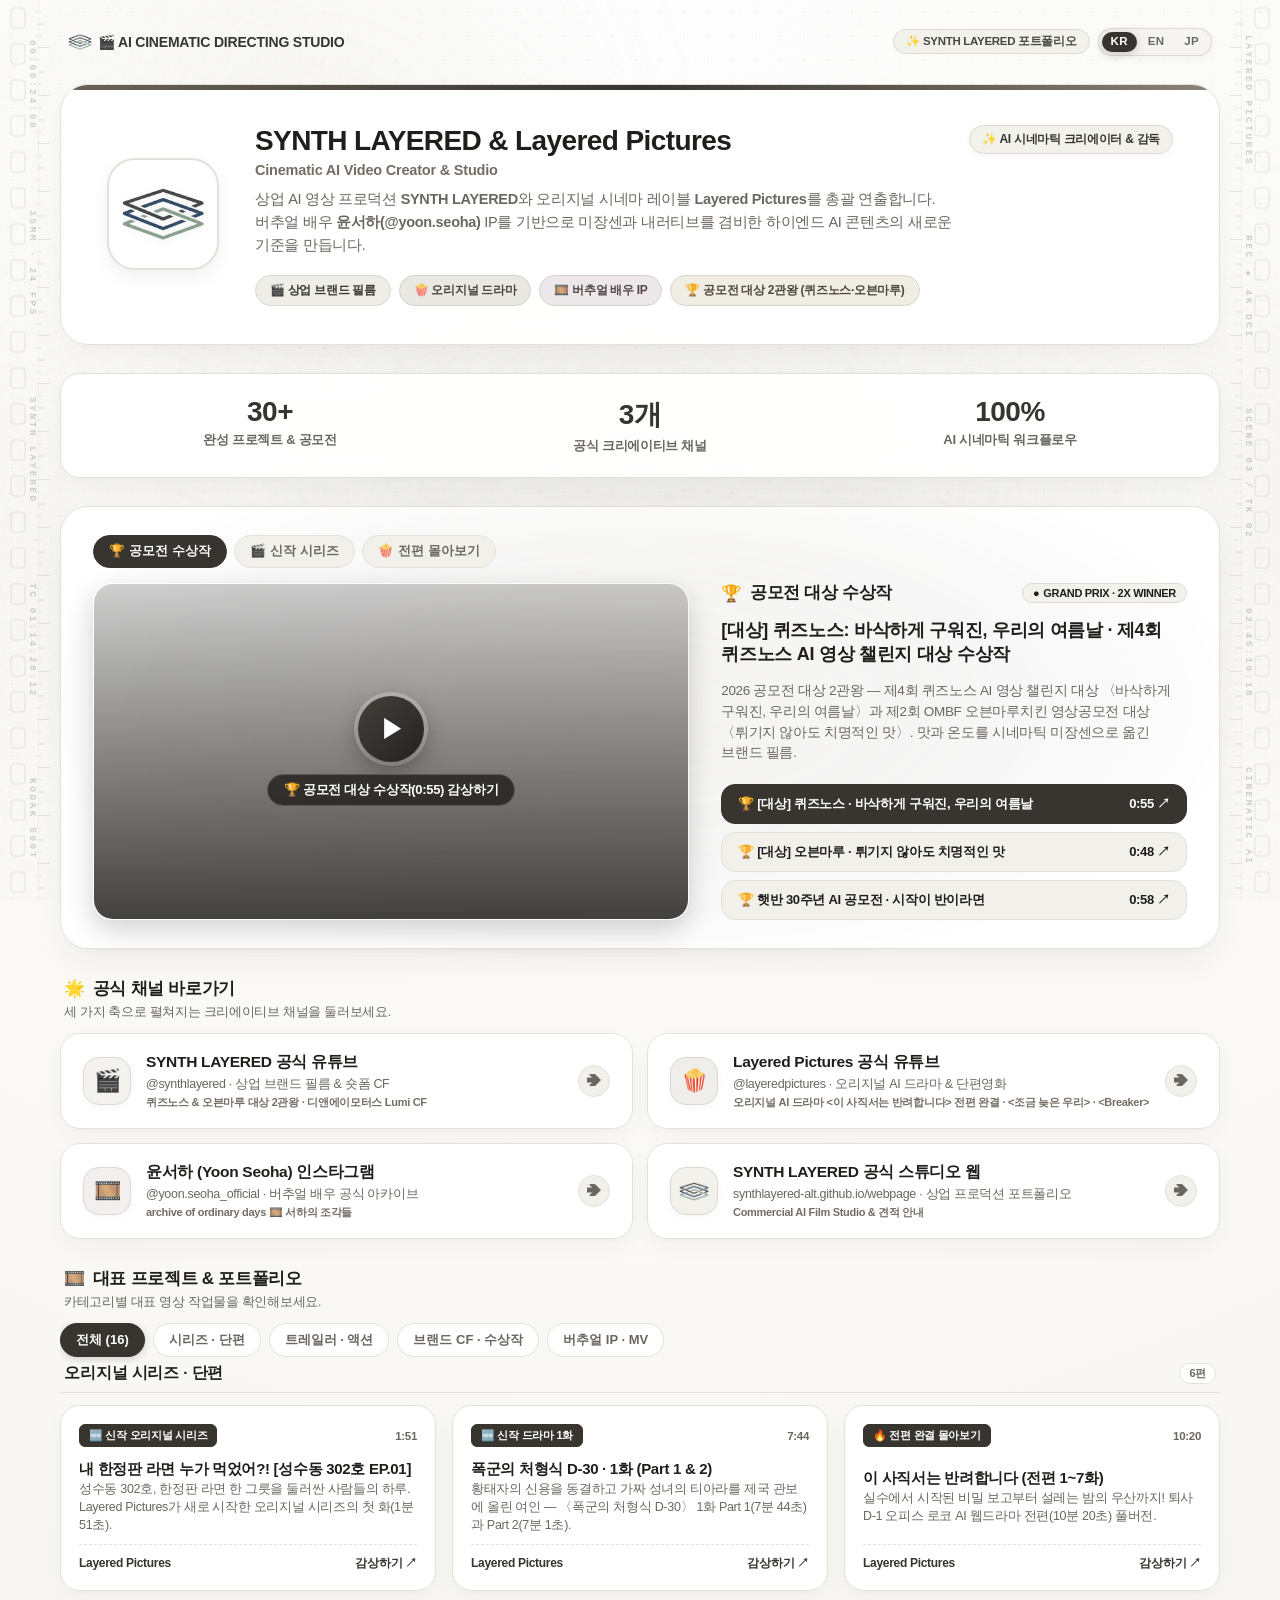
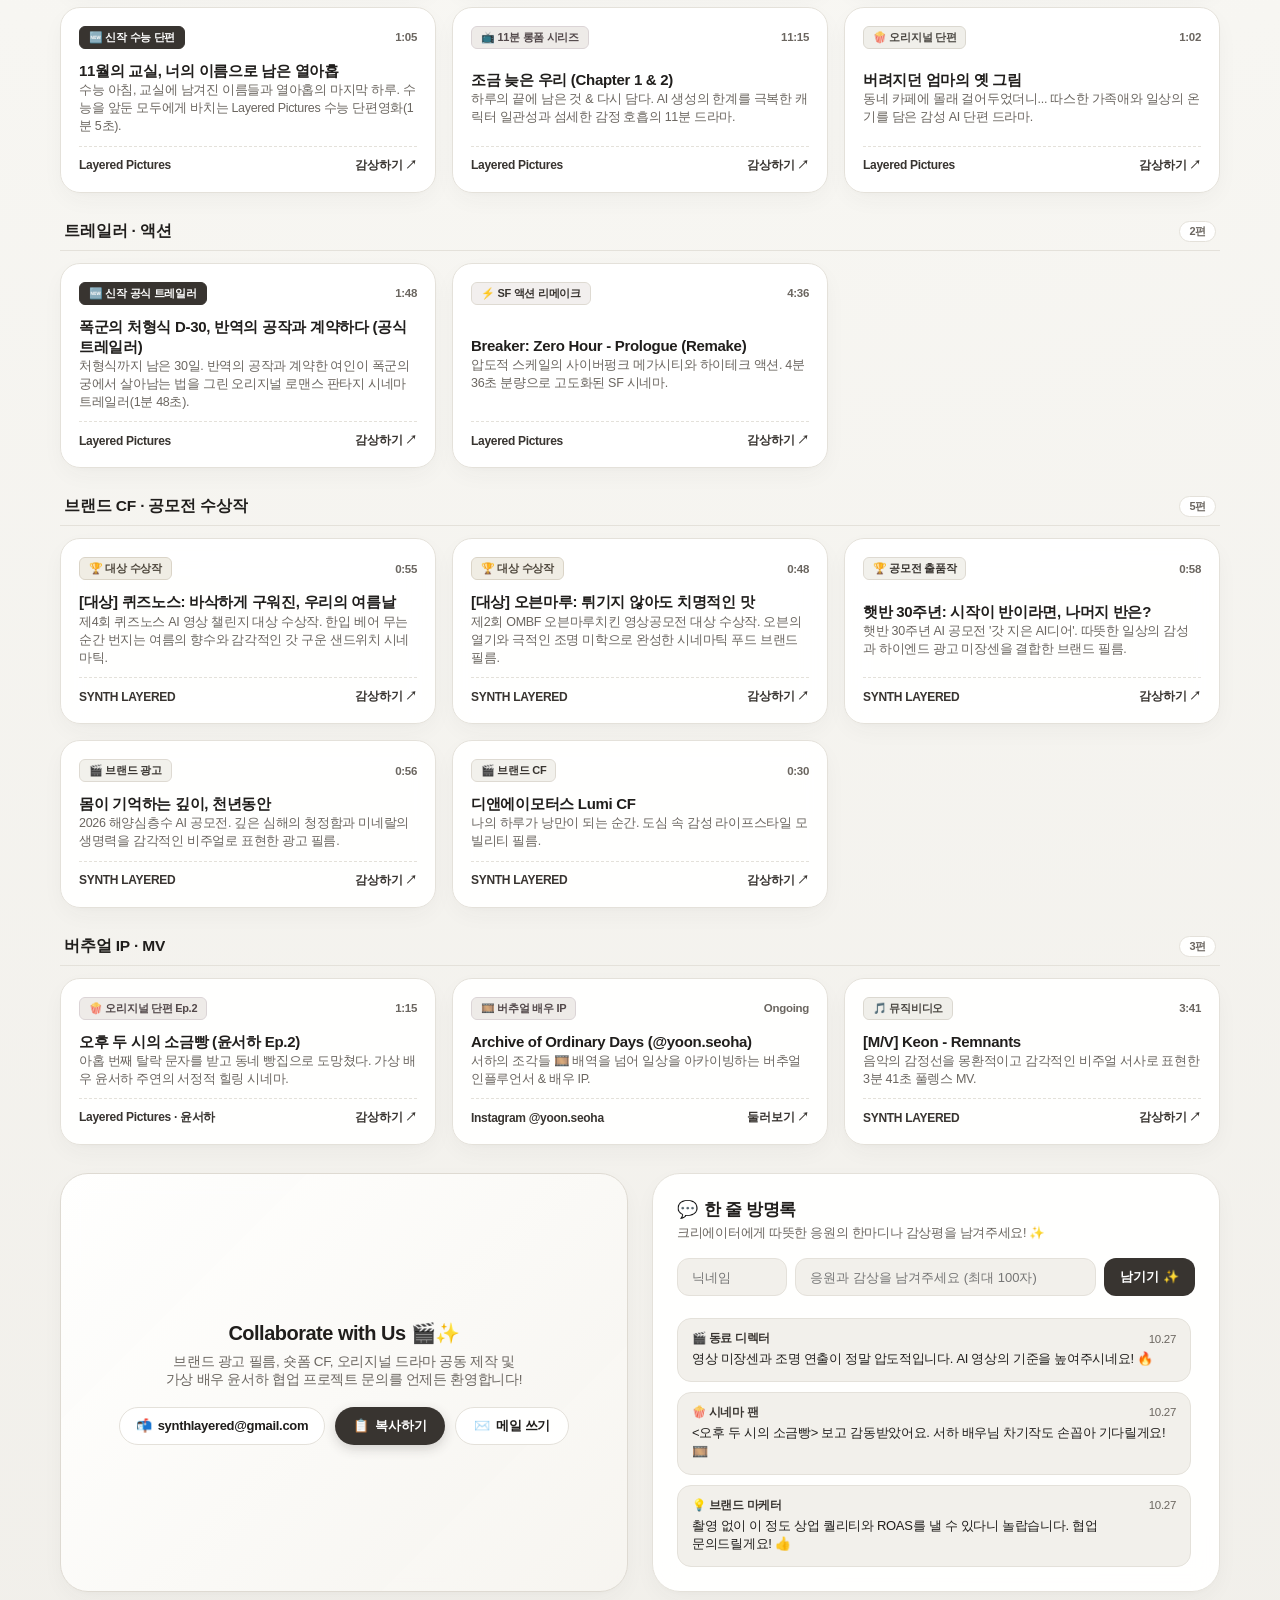
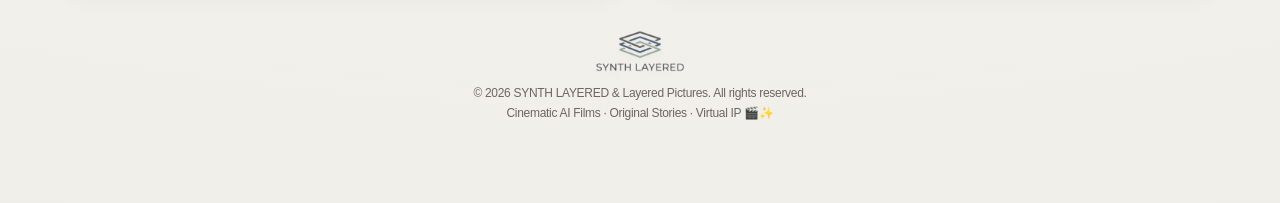
<file: index.html>
<!DOCTYPE html>
<html lang="ko">
<head>
  <meta charset="UTF-8" />
  <meta name="viewport" content="width=device-width, initial-scale=1.0" />
  <title>SYNTH LAYERED &amp; Layered Pictures | Cinematic AI Video Creator &amp; Studio</title>
  <meta name="description" content="상업 AI 영상 프로덕션 SYNTH LAYERED &amp; 오리지널 시네마 레이블 Layered Pictures 공식 포트폴리오. 버추얼 배우 윤서하 IP, 브랜드 필름, 오리지널 AI 드라마." />
  
  <!-- Open Graph / Social Sharing Meta -->
  <meta property="og:type" content="website" />
  <meta property="og:url" content="https://synthlayered-alt.github.io/webpage/" />
  <meta property="og:title" content="SYNTH LAYERED &amp; Layered Pictures | Cinematic AI Video Creator &amp; Studio" />
  <meta property="og:description" content="시네마틱 AI 영상 디렉터 포트폴리오. 🏆 공모전 대상 2관왕 (퀴즈노스·오븐마루), 오리지널 웹드라마 《이 사직서는 반려합니다》 전편 완결." />
  <meta name="twitter:card" content="summary_large_image" />
  <meta name="twitter:title" content="SYNTH LAYERED &amp; Layered Pictures | Cinematic AI Video Creator &amp; Studio" />
  <meta name="twitter:description" content="시네마틱 AI 영상 디렉터 포트폴리오. 🏆 공모전 대상 2관왕 (퀴즈노스·오븐마루), 오리지널 웹드라마 《이 사직서는 반려합니다》 전편 완결." />
  
  <!-- Favicon -->
  <link rel="icon" type="image/png" href="[data-uri]" />

  <!-- Noto Sans JP for Japanese typography optimization -->
  <link rel="preconnect" href="https://fonts.googleapis.com" />
  <link rel="preconnect" href="https://fonts.gstatic.com" crossorigin />
  <link href="https://fonts.googleapis.com/css2?family=Noto+Sans+JP:wght@400;500;700;800;900&display=swap" rel="stylesheet" />

  <style>
    :root {
      /* Muted Low-Saturation Architectural Palette (Clean Studio Aesthetic) */
      --bg-page: #f7f6f2;              /* Clean Warm Greige / Off-White */
      --bg-card: rgba(255, 255, 255, 0.94);
      --bg-card-hover: rgba(255, 255, 255, 0.98);
      --bg-subtle: #f2f0eb;
      --border-color: #e4e1da;
      --border-color-hover: #c4beb4;
      --text-main: #201e1c;            /* Studio Deep Charcoal */
      --text-muted: #6b6660;           /* Warm Slate Gray */
      --text-sub: #9c968e;
      --accent-primary: #383430;       /* Muted Deep Titanium */
      --accent-primary-hover: #1c1a18;
      --accent-primary-text: #ffffff;
      --accent-bronze: #756d64;        /* Muted Warm Stone Accent */
      --accent-gold: #827b72;          /* Low Saturation Champagne Taupe */
      --accent-rose: #7d6568;          /* Muted Dusty Rose */
      --accent-purple: #68616f;        /* Muted Slate Purple */
      --card-gradient-bar: linear-gradient(90deg, #6b635a, #383430, #8c8378);
      --contact-card-bg: linear-gradient(135deg, rgba(255, 255, 255, 0.95), rgba(246, 244, 240, 0.94));
      --contact-card-border: #dedad2;
      --shadow-card: 0 8px 24px -4px rgba(60, 55, 50, 0.05), 0 2px 6px rgba(0, 0, 0, 0.02);
      --shadow-hover: 0 16px 32px -4px rgba(40, 36, 32, 0.1), 0 4px 10px rgba(0, 0, 0, 0.04);
      
      --radius-xl: 28px;
      --radius-lg: 20px;
      --radius-md: 14px;
      --radius-pill: 9999px;
      --transition-smooth: all 0.25s cubic-bezier(0.16, 1, 0.3, 1);
    }

    * {
      box-sizing: border-box;
      margin: 0;
      padding: 0;
      -webkit-font-smoothing: antialiased;
      -moz-osx-font-smoothing: grayscale;
    }

    /* =========================================================
       MULTILINGUAL TYPOGRAPHY & FONT SYSTEM
       ========================================================= */
    body, button, input, textarea, select {
      font-family: "Apple SD Gothic Neo", "AppleSDGothicNeo", -apple-system, BlinkMacSystemFont, "SF Pro Text", "SF Pro Display", "Noto Sans KR", sans-serif;
    }

    html[lang="ko"] body,
    html[lang="ko"] button,
    html[lang="ko"] input,
    html[lang="ko"] textarea,
    html[lang="ko"] select {
      font-family: "Apple SD Gothic Neo", "AppleSDGothicNeo", -apple-system, BlinkMacSystemFont, "Pretendard", "Noto Sans KR", sans-serif;
      word-break: keep-all;
      overflow-wrap: break-word;
    }

    html[lang="ja"] body,
    html[lang="ja"] button,
    html[lang="ja"] input,
    html[lang="ja"] textarea,
    html[lang="ja"] select {
      font-family: "Noto Sans JP", -apple-system, BlinkMacSystemFont, "Hiragino Sans", "Hiragino Kaku Gothic ProN", "Yu Gothic", "Meiryo", sans-serif !important;
      word-break: normal !important;
      overflow-wrap: break-word !important;
      line-break: strict !important;
      letter-spacing: -0.15px;
    }

    html[lang="en"] body,
    html[lang="en"] button,
    html[lang="en"] input,
    html[lang="en"] textarea,
    html[lang="en"] select {
      font-family: -apple-system, BlinkMacSystemFont, "SF Pro Text", "SF Pro Display", "Helvetica Neue", Helvetica, Arial, sans-serif !important;
      word-break: break-word !important;
      overflow-wrap: break-word !important;
      letter-spacing: -0.2px;
    }

    body {
      background-color: var(--bg-page);
      background-image: 
        radial-gradient(circle at 50% 0%, rgba(255, 255, 255, 0.95) 0%, rgba(247, 246, 242, 0.85) 50%, rgba(240, 238, 233, 0.92) 100%);
      color: var(--text-main);
      min-height: 100vh;
      display: flex;
      flex-direction: column;
      align-items: center;
      padding: 28px 16px 80px;
      letter-spacing: -0.3px;
      position: relative;
      overflow-x: hidden;
    }

    /* =========================================================
       DYNAMIC AMBIENT BACKGROUND SYSTEM (DESATURATED CINEMATIC)
       ========================================================= */
    .ambient-bg-wrapper {
      position: fixed;
      top: 0;
      left: 0;
      width: 100vw;
      height: 100vh;
      overflow: hidden;
      pointer-events: none;
      z-index: 0;
    }

    /* 0. Dynamic Showcase Ambient Backdrop */
    .showcase-backdrop-diffuse {
      position: absolute;
      top: 20%;
      left: 50%;
      transform: translateX(-50%);
      width: 980px;
      max-width: 150vw;
      height: 560px;
      background: radial-gradient(ellipse at 50% 45%, 
        rgba(140, 135, 125, 0.14) 0%, 
        rgba(110, 105, 95, 0.08) 35%, 
        rgba(80, 75, 70, 0.04) 55%, 
        transparent 75%
      );
      filter: blur(75px);
      pointer-events: none;
      opacity: 0.85;
      animation: backdropGlowPulse 8s ease-in-out infinite alternate;
    }

    @keyframes backdropGlowPulse {
      0% {
        transform: translateX(-50%) scale(0.96);
        opacity: 0.65;
        filter: blur(65px);
      }
      50% {
        transform: translateX(-50%) scale(1.05);
        opacity: 0.9;
        filter: blur(80px);
      }
      100% {
        transform: translateX(-50%) scale(0.98);
        opacity: 0.72;
        filter: blur(70px);
      }
    }

    /* 1. Muted Aurora Glow Orbs */
    .glow-orb {
      position: absolute;
      border-radius: 50%;
      filter: blur(85px);
      opacity: 0.6;
      pointer-events: none;
      animation: orbFloat 22s ease-in-out infinite alternate;
    }
    .orb-1 {
      top: -12%;
      left: 5%;
      width: 520px;
      height: 520px;
      background: radial-gradient(circle, rgba(225, 222, 215, 0.35) 0%, rgba(215, 210, 202, 0.15) 55%, transparent 75%);
      animation-duration: 20s;
    }
    .orb-2 {
      top: 28%;
      right: -10%;
      width: 480px;
      height: 480px;
      background: radial-gradient(circle, rgba(220, 216, 208, 0.28) 0%, rgba(205, 200, 192, 0.12) 55%, transparent 75%);
      animation-duration: 24s;
      animation-delay: -6s;
    }
    .orb-3 {
      bottom: 12%;
      left: -8%;
      width: 500px;
      height: 500px;
      background: radial-gradient(circle, rgba(215, 211, 202, 0.25) 0%, rgba(200, 195, 188, 0.1) 55%, transparent 75%);
      animation-duration: 26s;
      animation-delay: -12s;
    }
    .orb-4 {
      bottom: -15%;
      right: 12%;
      width: 540px;
      height: 540px;
      background: radial-gradient(circle, rgba(222, 218, 210, 0.22) 0%, rgba(210, 205, 198, 0.1) 55%, transparent 75%);
      animation-duration: 22s;
      animation-delay: -4s;
    }

    @keyframes orbFloat {
      0% {
        transform: translate(0, 0) scale(1);
      }
      50% {
        transform: translate(30px, 40px) scale(1.06);
      }
      100% {
        transform: translate(-25px, 20px) scale(0.96);
      }
    }

    /* 2. Micro-Dot Grid Pattern */
    .bg-pattern-grid {
      position: absolute;
      top: 0;
      left: 0;
      width: 100%;
      height: 100%;
      background-image: radial-gradient(rgba(120, 115, 105, 0.08) 1.25px, transparent 1.25px);
      background-size: 24px 24px;
      opacity: 0.9;
    }

    /* 3. Cinematic Film Grain Overlay */
    .bg-film-grain {
      position: absolute;
      top: 0;
      left: 0;
      width: 100%;
      height: 100%;
      background-image: url("data:image/svg+xml,%3Csvg viewBox='0 0 240 240' xmlns='http://www.w3.org/2000/svg'%3E%3Cfilter id='noiseFilter'%3E%3CfeTurbulence type='fractalNoise' baseFrequency='0.85' numOctaves='3' stitchTiles='stitch'/%3E%3C/filter%3E%3Crect width='100%25' height='100%25' filter='url(%23noiseFilter)' opacity='0.032'/%3E%3C/svg%3E");
      pointer-events: none;
    }

    /* 4. Muted Light Dust / Bokeh Particles */
    .bokeh-particle {
      position: absolute;
      border-radius: 50%;
      background: radial-gradient(circle, rgba(255, 255, 255, 0.85) 0%, rgba(180, 175, 165, 0.25) 60%, transparent 100%);
      box-shadow: 0 0 12px rgba(140, 135, 125, 0.18);
      pointer-events: none;
      animation: bokehDrift 16s infinite ease-in-out;
    }
    .bp-1 { width: 14px; height: 14px; top: 16%; left: 10%; animation-duration: 14s; }
    .bp-2 { width: 8px; height: 8px; top: 36%; right: 15%; animation-duration: 18s; animation-delay: -5s; }
    .bp-3 { width: 16px; height: 16px; top: 58%; left: 7%; animation-duration: 22s; animation-delay: -9s; }
    .bp-4 { width: 10px; height: 10px; top: 78%; right: 12%; animation-duration: 17s; animation-delay: -3s; }
    .bp-5 { width: 7px; height: 7px; top: 48%; left: 88%; animation-duration: 20s; animation-delay: -7s; }

    @keyframes bokehDrift {
      0%, 100% {
        transform: translateY(0) translateX(0) scale(1);
        opacity: 0.3;
      }
      50% {
        transform: translateY(-24px) translateX(12px) scale(1.2);
        opacity: 0.7;
      }
    }

    /* 5. 35mm Cinema Film Perforation & Timeline Tracks */
    .cinema-track {
      position: absolute;
      top: 0;
      bottom: 0;
      width: 48px;
      display: flex;
      flex-direction: column;
      align-items: center;
      justify-content: space-around;
      pointer-events: none;
      z-index: 1;
      opacity: 0.85;
    }
    .cinema-track-left {
      left: max(8px, calc(50% - 410px));
    }
    .cinema-track-right {
      right: max(8px, calc(50% - 410px));
    }

    /* 35mm Film Sprockets (Desaturated Stone Outline) */
    .film-sprockets {
      position: absolute;
      top: 0;
      bottom: 0;
      width: 20px;
      background-image: url("data:image/svg+xml,%3Csvg width='20' height='36' viewBox='0 0 20 36' xmlns='http://www.w3.org/2000/svg'%3E%3Crect x='3' y='8' width='14' height='20' rx='3.5' fill='none' stroke='%2378716c' stroke-width='1.2' opacity='0.16'/%3E%3C/svg%3E");
      background-repeat: repeat-y;
      background-position: center;
    }
    .cinema-track-left .film-sprockets {
      left: 0;
    }
    .cinema-track-right .film-sprockets {
      right: 0;
    }

    /* Video Editing Timeline Scale / Ruler Ticks */
    .timeline-ruler {
      position: absolute;
      top: 0;
      bottom: 0;
      width: 14px;
      background-image: url("data:image/svg+xml,%3Csvg width='14' height='48' viewBox='0 0 14 48' xmlns='http://www.w3.org/2000/svg'%3E%3Cline x1='0' y1='0' x2='0' y2='48' stroke='%2378716c' stroke-width='1' opacity='0.12'/%3E%3Cline x1='0' y1='12' x2='4' y2='12' stroke='%2378716c' stroke-width='1' opacity='0.14'/%3E%3Cline x1='0' y1='24' x2='7' y2='24' stroke='%2378716c' stroke-width='1.2' opacity='0.18'/%3E%3Cline x1='0' y1='36' x2='4' y2='36' stroke='%2378716c' stroke-width='1' opacity='0.14'/%3E%3Cline x1='0' y1='48' x2='12' y2='48' stroke='%2378716c' stroke-width='1.5' opacity='0.25'/%3E%3C/svg%3E");
      background-repeat: repeat-y;
    }
    .cinema-track-left .timeline-ruler {
      right: 4px;
    }
    .cinema-track-right .timeline-ruler {
      left: 4px;
      transform: scaleX(-1);
    }

    /* Film Stock Edge Codes & Timecodes */
    .timecode-label {
      font-family: 'SF Mono', Menlo, Monaco, Consolas, 'Courier New', monospace;
      font-size: 9.5px;
      font-weight: 700;
      letter-spacing: 2.5px;
      color: #6e6862;
      opacity: 0.35;
      writing-mode: vertical-rl;
      text-orientation: mixed;
      user-select: none;
      padding: 16px 0;
      text-shadow: 0 1px 2px rgba(255, 255, 255, 0.8);
      white-space: nowrap;
    }

    @media (max-width: 768px) {
      .cinema-track {
        width: 32px;
        opacity: 0.5;
      }
      .cinema-track-left {
        left: 2px;
      }
      .cinema-track-right {
        right: 2px;
      }
      .timecode-label {
        font-size: 8px;
        letter-spacing: 1.5px;
        opacity: 0.22;
      }
    }
    @media (max-width: 480px) {
      .cinema-track {
        display: none;
      }
    }

    /* =========================================================
       CONTAINER & RESPONSIVE LAYOUT ENGINE
       ========================================================= */
    .container {
      width: 100%;
      max-width: 620px;
      position: relative;
      z-index: 1;
      display: flex;
      flex-direction: column;
      gap: 20px;
      transition: max-width 0.3s cubic-bezier(0.16, 1, 0.3, 1), gap 0.3s ease;
    }

    /* Top Brand Bar & Actions */
    .top-bar {
      display: flex;
      align-items: center;
      justify-content: space-between;
      padding: 0 4px;
      gap: 8px;
    }
    .brand-mini-tag {
      font-size: 13px;
      font-weight: 800;
      color: var(--accent-primary);
      display: flex;
      align-items: center;
      gap: 6px;
      letter-spacing: -0.2px;
      min-width: 0;
    }
    .top-actions {
      display: inline-flex;
      align-items: center;
      gap: 8px;
      flex-shrink: 0;
    }
    .brand-pill {
      background: #f2f1ec;
      color: #4a4742;
      border: 1px solid #dedad2;
      padding: 4px 12px;
      border-radius: var(--radius-pill);
      font-size: 11.5px;
      font-weight: 800;
      display: inline-flex;
      align-items: center;
      gap: 4px;
    }
    .lang-switcher {
      display: inline-flex;
      align-items: center;
      background: rgba(244, 243, 239, 0.88);
      border: 1px solid rgba(160, 155, 145, 0.3);
      border-radius: var(--radius-pill);
      padding: 3px;
      gap: 2px;
      box-shadow: 0 2px 8px rgba(60, 55, 50, 0.04);
      backdrop-filter: blur(8px);
      -webkit-backdrop-filter: blur(8px);
    }
    .lang-btn {
      background: transparent;
      border: none;
      color: var(--text-muted);
      font-size: 11.5px;
      font-weight: 700;
      padding: 4px 9px;
      border-radius: var(--radius-pill);
      cursor: pointer;
      transition: all 0.2s cubic-bezier(0.16, 1, 0.3, 1);
      line-height: 1;
      letter-spacing: 0.3px;
      font-family: inherit;
    }
    .lang-btn:hover {
      color: var(--text-main);
    }
    .lang-btn.active {
      background: var(--accent-primary);
      color: #ffffff;
      box-shadow: 0 2px 8px rgba(56, 52, 48, 0.25);
    }
    @media (max-width: 520px) {
      .top-actions .brand-pill {
        display: none;
      }
      .brand-mini-tag span {
        max-width: 170px;
        white-space: nowrap;
        overflow: hidden;
        text-overflow: ellipsis;
      }
      .lang-btn {
        padding: 4px 7px;
        font-size: 11px;
      }
    }

    /* =========================================================
       01. PROFILE HEADER CARD
       ========================================================= */
    .profile-card {
      background: var(--bg-card);
      backdrop-filter: blur(14px);
      -webkit-backdrop-filter: blur(14px);
      border-radius: var(--radius-xl);
      padding: 32px 24px 26px;
      box-shadow: var(--shadow-card);
      border: 1.5px solid var(--border-color);
      display: flex;
      flex-direction: column;
      align-items: center;
      text-align: center;
      position: relative;
      overflow: hidden;
      transition: var(--transition-smooth);
    }
    .profile-card::after {
      content: "";
      position: absolute;
      top: 0;
      left: 0;
      right: 0;
      height: 5px;
      background: var(--card-gradient-bar);
    }

    .profile-card-left {
      display: flex;
      flex-direction: column;
      align-items: center;
    }
    .profile-card-right {
      display: flex;
      flex-direction: column;
      align-items: center;
      width: 100%;
    }
    .profile-header-meta {
      display: flex;
      flex-direction: column;
      align-items: center;
      gap: 6px;
      width: 100%;
    }

    .director-badge {
      display: inline-flex;
      align-items: center;
      gap: 5px;
      background: #f2f1ec;
      border: 1.5px solid #dedad2;
      padding: 5px 12px;
      border-radius: var(--radius-pill);
      font-size: 12px;
      font-weight: 800;
      color: var(--accent-primary);
      box-shadow: 0 2px 8px rgba(0, 0, 0, 0.04);
      margin-top: 4px;
    }

    /* Avatar Icon with Official Studio Logo */
    .avatar-wrap {
      width: 96px;
      height: 96px;
      border-radius: 28px;
      background: #ffffff;
      border: 2px solid var(--border-color);
      display: flex;
      align-items: center;
      justify-content: center;
      box-shadow: 0 8px 20px rgba(0, 0, 0, 0.05), 0 2px 6px rgba(0, 0, 0, 0.02);
      margin-top: 6px;
      margin-bottom: 14px;
      padding: 12px;
      transition: transform 0.3s cubic-bezier(0.34, 1.56, 0.64, 1), box-shadow 0.3s ease;
    }
    .profile-card:hover .avatar-wrap {
      transform: scale(1.05) rotate(-1.5deg);
      box-shadow: 0 12px 28px rgba(0, 0, 0, 0.08);
    }
    .avatar-logo-img {
      width: 100%;
      height: 100%;
      object-fit: contain;
      filter: drop-shadow(0 2px 4px rgba(0, 0, 0, 0.06));
    }
    .bubble-logo-img {
      width: 30px;
      height: 20px;
      object-fit: contain;
      vertical-align: middle;
    }

    .creator-name {
      font-size: 24px;
      font-weight: 800;
      color: var(--text-main);
      letter-spacing: -0.6px;
      line-height: 1.25;
    }
    .creator-sub {
      font-size: 13.5px;
      font-weight: 700;
      color: var(--accent-bronze);
      margin-top: 4px;
      letter-spacing: -0.2px;
    }
    .bio-text {
      font-size: 14px;
      color: var(--text-muted);
      margin-top: 10px;
      line-height: 1.6;
      font-weight: 500;
      max-width: 490px;
    }

    /* Chips Group */
    .chips-group {
      display: flex;
      flex-wrap: wrap;
      justify-content: center;
      gap: 8px;
      margin-top: 18px;
      max-width: 530px;
    }
    .chip {
      display: inline-flex;
      align-items: center;
      gap: 6px;
      font-size: 12px;
      font-weight: 700;
      padding: 6px 14px;
      border-radius: var(--radius-pill);
      transition: all 0.2s ease;
    }
    .chip:hover {
      transform: translateY(-2px);
    }
    .chip-cf {
      background: #eeede8;
      color: #3a3733;
      border: 1.5px solid #dbd8d0;
    }
    .chip-cinema {
      background: #eae8e3;
      color: #4a453f;
      border: 1.5px solid #d5d1c7;
    }
    .chip-actor {
      background: #ece7e8;
      color: #544648;
      border: 1.5px solid #d9cfd1;
    }
    .chip-award {
      background: #f0ede4;
      color: #4d463b;
      border: 1.5px solid #dad4c7;
    }

    /* =========================================================
       02. STATS QUICK BAR
       ========================================================= */
    .stats-card {
      background: var(--bg-card);
      backdrop-filter: blur(12px);
      -webkit-backdrop-filter: blur(12px);
      border: 1.5px solid var(--border-color);
      border-radius: var(--radius-lg);
      padding: 16px;
      display: grid;
      grid-template-columns: repeat(3, 1fr);
      gap: 8px;
      box-shadow: var(--shadow-card);
      text-align: center;
      transition: var(--transition-smooth);
    }
    .stat-number {
      font-size: 22px;
      font-weight: 800;
      color: var(--accent-primary);
      letter-spacing: -0.5px;
    }
    .stat-name {
      font-size: 12px;
      font-weight: 600;
      color: var(--text-muted);
      margin-top: 3px;
    }

    /* Section Label */
    .section-label {
      font-size: 17px;
      font-weight: 800;
      color: var(--text-main);
      display: flex;
      align-items: center;
      gap: 8px;
      margin-bottom: 4px;
      padding-left: 4px;
    }
    .section-desc {
      font-size: 12.5px;
      color: var(--text-muted);
      margin-bottom: 12px;
      padding-left: 4px;
    }

    /* =========================================================
       03. FEATURED VIDEO SHOWCASE CARD
       ========================================================= */
    .featured-video-card {
      position: relative;
      background: rgba(255, 255, 255, 0.94);
      backdrop-filter: blur(16px);
      -webkit-backdrop-filter: blur(16px);
      border: 1.5px solid var(--border-color);
      border-radius: var(--radius-xl);
      padding: 22px;
      box-shadow: 
        0 14px 36px -8px rgba(60, 55, 50, 0.08),
        0 4px 12px -2px rgba(0, 0, 0, 0.03),
        0 0 0 1px rgba(255, 255, 255, 0.8) inset;
      display: flex;
      flex-direction: column;
      gap: 14px;
      transition: var(--transition-smooth);
    }
    .featured-video-card:hover {
      box-shadow: 
        0 20px 48px -6px rgba(40, 36, 32, 0.12),
        0 6px 16px -2px rgba(0, 0, 0, 0.04),
        0 0 0 1px rgba(255, 255, 255, 0.9) inset;
    }
    .featured-video-card::before {
      content: '';
      position: absolute;
      inset: -12px;
      background: radial-gradient(ellipse at 50% 45%, 
        rgba(140, 135, 125, 0.12) 0%, 
        rgba(100, 95, 85, 0.06) 45%, 
        transparent 75%
      );
      filter: blur(24px);
      border-radius: calc(var(--radius-xl) + 12px);
      z-index: -1;
      opacity: 0.85;
      animation: cardHaloBreathe 7s ease-in-out infinite alternate;
      pointer-events: none;
    }
    @keyframes cardHaloBreathe {
      0% {
        opacity: 0.6;
        transform: scale(0.98);
      }
      100% {
        opacity: 0.9;
        transform: scale(1.02);
      }
    }

    .showcase-desktop-grid {
      display: flex;
      flex-direction: column;
      gap: 14px;
      width: 100%;
    }

    /* Showcase slide switcher (신작 트레일러 ↔ 전편 몰아보기) */
    .showcase-switch {
      display: flex;
      align-items: center;
      gap: 7px;
      flex-wrap: wrap;
    }
    .showcase-tab {
      appearance: none;
      -webkit-appearance: none;
      font-family: inherit;
      font-size: 12.5px;
      font-weight: 800;
      letter-spacing: 0.01em;
      color: var(--text-muted);
      background: var(--bg-subtle);
      border: 1.5px solid var(--border-color);
      border-radius: var(--radius-pill);
      padding: 7px 15px;
      cursor: pointer;
      white-space: nowrap;
      transition: background 0.2s ease, color 0.2s ease, border-color 0.2s ease;
    }
    .showcase-tab:hover {
      color: var(--text-main);
      border-color: var(--border-color-hover);
    }
    .showcase-tab.active {
      background: var(--accent-primary);
      border-color: var(--accent-primary);
      color: #ffffff;
    }

    .video-header {
      display: flex;
      align-items: center;
      justify-content: space-between;
      gap: 8px;
    }
    .video-title-row {
      display: flex;
      align-items: center;
      gap: 8px;
      font-size: 16.5px;
      font-weight: 800;
      color: var(--text-main);
    }
    .video-live-pill {
      background: #f2f1ec;
      color: var(--text-main);
      border: 1.5px solid #dedad2;
      font-size: 11px;
      font-weight: 800;
      padding: 3px 10px;
      border-radius: var(--radius-pill);
      display: inline-flex;
      align-items: center;
      gap: 4px;
      white-space: nowrap;
    }
    .video-container {
      position: relative;
      width: 100%;
      padding-bottom: 56.25%; /* 16:9 Aspect Ratio */
      border-radius: var(--radius-lg);
      overflow: hidden;
      background-image: url('https://i.ytimg.com/vi/jgHH7GZq65g/maxresdefault.jpg');
      background-size: cover;
      background-position: center;
      border: 1.5px solid rgba(255, 255, 255, 0.4);
      display: flex;
      align-items: center;
      justify-content: center;
      text-decoration: none;
      cursor: pointer;
      box-shadow: 0 10px 28px rgba(0, 0, 0, 0.18);
      transition: transform 0.25s ease, box-shadow 0.25s ease, border-color 0.25s ease;
    }
    .video-container:hover {
      transform: scale(1.015);
      border-color: var(--accent-primary);
      box-shadow: 0 16px 36px rgba(0, 0, 0, 0.26);
    }
    .video-center-content {
      position: absolute;
      top: 0;
      left: 0;
      width: 100%;
      height: 100%;
      display: flex;
      flex-direction: column;
      align-items: center;
      justify-content: center;
      gap: 12px;
      background: linear-gradient(180deg, rgba(20, 18, 16, 0.2) 0%, rgba(20, 18, 16, 0.5) 50%, rgba(20, 18, 16, 0.8) 100%);
      transition: background 0.25s ease;
    }
    .video-container:hover .video-center-content {
      background: linear-gradient(180deg, rgba(20, 18, 16, 0.12) 0%, rgba(20, 18, 16, 0.4) 50%, rgba(20, 18, 16, 0.7) 100%);
    }
    .play-btn-circle {
      width: 66px;
      height: 66px;
      border-radius: var(--radius-pill);
      background: linear-gradient(135deg, #44403c, #242220);
      box-shadow: 0 8px 24px rgba(0, 0, 0, 0.35), 0 0 0 4px rgba(255, 255, 255, 0.3);
      display: flex;
      align-items: center;
      justify-content: center;
      color: white;
      font-size: 26px;
      padding-left: 4px;
      transition: transform 0.2s cubic-bezier(0.34, 1.56, 0.64, 1);
    }
    .video-container:hover .play-btn-circle {
      transform: scale(1.1);
    }
    .play-hint-badge {
      color: #ffffff;
      font-size: 13px;
      font-weight: 700;
      background: rgba(28, 25, 23, 0.75);
      padding: 6px 16px;
      border-radius: var(--radius-pill);
      backdrop-filter: blur(8px);
      border: 1px solid rgba(255, 255, 255, 0.2);
    }
    .video-footer {
      display: flex;
      align-items: center;
      justify-content: space-between;
      flex-wrap: wrap;
      gap: 8px;
      font-size: 13px;
      color: var(--text-muted);
      padding-top: 2px;
    }
    .video-action-links a {
      color: var(--accent-primary);
      font-weight: 700;
      text-decoration: none;
      display: inline-flex;
      align-items: center;
      gap: 4px;
      transition: color 0.2s;
    }
    .video-action-links a:hover {
      text-decoration: underline;
    }

    .showcase-info-column {
      display: flex;
      flex-direction: column;
      gap: 12px;
      width: 100%;
    }
    .showcase-series-title {
      font-size: 16px;
      font-weight: 800;
      color: var(--text-main);
      line-height: 1.4;
    }
    .showcase-series-desc {
      font-size: 13px;
      color: var(--text-muted);
      line-height: 1.5;
      font-weight: 500;
    }
    .showcase-action-grid {
      display: flex;
      flex-direction: column;
      gap: 8px;
      margin-top: 4px;
    }
    .showcase-action-btn {
      display: flex;
      align-items: center;
      justify-content: space-between;
      padding: 10px 14px;
      border-radius: var(--radius-md);
      background: var(--bg-subtle);
      border: 1px solid var(--border-color);
      text-decoration: none;
      color: var(--text-main);
      font-size: 12.5px;
      font-weight: 700;
      transition: all 0.2s ease;
    }
    .showcase-action-btn:hover {
      background: #ffffff;
      border-color: var(--accent-primary);
      transform: translateX(3px);
    }
    .showcase-action-btn.btn-featured {
      background: var(--accent-primary);
      color: #ffffff;
      border-color: var(--accent-primary);
    }
    .showcase-action-btn.btn-featured:hover {
      background: var(--accent-primary-hover);
      transform: translateX(3px);
    }

    /* =========================================================
       04. OFFICIAL CHANNELS SECTION
       ========================================================= */
    .links-column {
      display: flex;
      flex-direction: column;
      gap: 12px;
    }
    .channel-link {
      background: var(--bg-card);
      backdrop-filter: blur(12px);
      -webkit-backdrop-filter: blur(12px);
      border: 1.5px solid var(--border-color);
      border-radius: var(--radius-lg);
      padding: 16px 20px;
      display: flex;
      align-items: center;
      justify-content: space-between;
      text-decoration: none;
      color: var(--text-main);
      box-shadow: var(--shadow-card);
      transition: all 0.25s cubic-bezier(0.34, 1.56, 0.64, 1);
    }
    .channel-link:hover {
      transform: translateY(-2px) scale(1.01);
      box-shadow: var(--shadow-hover);
      border-color: var(--accent-primary);
      background: var(--bg-card-hover);
    }
    .link-left {
      display: flex;
      align-items: center;
      gap: 15px;
      min-width: 0;
    }
    .icon-bubble {
      width: 48px;
      height: 48px;
      border-radius: 16px;
      display: flex;
      align-items: center;
      justify-content: center;
      font-size: 22px;
      flex-shrink: 0;
      box-shadow: 0 2px 8px rgba(0, 0, 0, 0.04);
    }
    .icon-yt-cf { background: #f4f2ee; color: #201e1c; border: 1.5px solid #dedad2; }
    .icon-yt-cinema { background: #f0eeeb; color: #201e1c; border: 1.5px solid #dbd8d0; }
    .icon-ig-actor { background: #f2efee; color: #201e1c; border: 1.5px solid #ded6d8; }
    .icon-web { background: #f3f1ec; color: #201e1c; border: 1.5px solid #dedad2; }

    .link-detail {
      min-width: 0;
    }
    .link-detail h3 {
      font-size: 15.5px;
      font-weight: 800;
      color: var(--text-main);
      display: flex;
      align-items: center;
      gap: 6px;
      white-space: nowrap;
      overflow: hidden;
      text-overflow: ellipsis;
    }
    .link-detail p {
      font-size: 12.5px;
      color: var(--text-muted);
      margin-top: 3px;
      font-weight: 500;
      white-space: nowrap;
      overflow: hidden;
      text-overflow: ellipsis;
    }
    .link-subtag {
      font-size: 11px;
      color: var(--accent-bronze);
      font-weight: 700;
      margin-top: 2px;
      white-space: nowrap;
      overflow: hidden;
      text-overflow: ellipsis;
    }
    .arrow-pill {
      width: 32px;
      height: 32px;
      border-radius: var(--radius-pill);
      background: var(--bg-subtle);
      border: 1px solid var(--border-color);
      color: var(--text-muted);
      display: flex;
      align-items: center;
      justify-content: center;
      font-weight: 800;
      font-size: 14px;
      transition: all 0.2s ease;
      flex-shrink: 0;
    }
    .channel-link:hover .arrow-pill {
      background: var(--accent-primary);
      color: #ffffff;
      border-color: var(--accent-primary);
      transform: scale(1.1) translateX(2px);
    }

    /* =========================================================
       05. CATEGORY FILTER TABS & WORKS GRID
       ========================================================= */
    .filter-tabs {
      display: flex;
      gap: 8px;
      overflow-x: auto;
      padding-bottom: 6px;
      scrollbar-width: none;
    }
    .filter-tabs::-webkit-scrollbar {
      display: none;
    }
    .tab-btn {
      background: var(--bg-card);
      border: 1.5px solid var(--border-color);
      color: var(--text-muted);
      padding: 7px 15px;
      border-radius: var(--radius-pill);
      font-size: 13px;
      font-weight: 700;
      cursor: pointer;
      white-space: nowrap;
      transition: all 0.2s ease;
    }
    .tab-btn:hover {
      border-color: var(--accent-primary);
      color: var(--text-main);
    }
    .tab-btn.active {
      background: var(--accent-primary);
      color: #ffffff;
      border-color: var(--accent-primary);
      box-shadow: 0 2px 8px rgba(56, 52, 48, 0.2);
    }

    /* Works Grid (Omong's song cards style) */
    .works-grid {
      display: grid;
      grid-template-columns: repeat(2, minmax(0, 1fr));
      gap: 12px;
      width: 100%;
    }
    @media (max-width: 520px) {
      .works-grid {
        grid-template-columns: minmax(0, 1fr);
      }
    }
    /* Works Section Grouping (섹션 헤더 + 섹션별 그리드) */
    .work-section {
      display: block;
    }
    .work-section + .work-section {
      margin-top: 22px;
    }
    .work-section-head {
      display: flex;
      align-items: center;
      gap: 10px;
      padding: 0 4px 8px;
      margin-bottom: 12px;
      border-bottom: 1px solid var(--border-color);
    }
    .work-section-title {
      margin: 0;
      font-size: 14.5px;
      font-weight: 800;
      letter-spacing: -0.01em;
      color: var(--text-main);
      white-space: nowrap;
      overflow: hidden;
      text-overflow: ellipsis;
    }
    .work-section-count {
      margin-left: auto;
      flex: 0 0 auto;
      font-size: 11px;
      font-weight: 700;
      color: var(--text-muted);
      border: 1px solid var(--border-color);
      border-radius: var(--radius-pill);
      padding: 2px 9px;
      background: var(--bg-card);
      white-space: nowrap;
    }
    .work-card {
      min-width: 0;
      overflow: hidden;
      word-break: break-word;
      overflow-wrap: anywhere;
      background: var(--bg-card);
      backdrop-filter: blur(12px);
      -webkit-backdrop-filter: blur(12px);
      border: 1.5px solid var(--border-color);
      border-radius: var(--radius-lg);
      padding: 16px;
      display: flex;
      flex-direction: column;
      justify-content: space-between;
      gap: 10px;
      text-decoration: none;
      color: var(--text-main);
      box-shadow: var(--shadow-card);
      transition: all 0.25s cubic-bezier(0.34, 1.56, 0.64, 1);
    }
    .work-card:hover {
      transform: translateY(-2px) scale(1.015);
      border-color: var(--accent-primary);
      box-shadow: var(--shadow-hover);
      background: var(--bg-card-hover);
    }
    .tag-row {
      display: flex;
      align-items: center;
      justify-content: space-between;
      gap: 6px;
    }
    .tag-pill {
      font-size: 11px;
      font-weight: 800;
      padding: 3px 9px;
      border-radius: 6px;
      width: fit-content;
    }
    .tag-award { background: #f0ede4; color: #4d463b; border: 1px solid #dad4c7; }
    .tag-cf { background: #f2f1ec; color: #383430; border: 1px solid #dedad2; }
    .tag-short { background: #f0efea; color: #4a4742; border: 1px solid #dbd8d0; }
    .tag-drama { background: #eeebe8; color: #52484a; border: 1px solid #dbd4d6; }
    .tag-action { background: #f2efee; color: #383430; border: 1px solid #dedad2; }
    .tag-new { background: #383430; color: #ffffff; border: 1px solid #383430; font-weight: 700; }
    
    .work-duration {
      font-size: 11.5px;
      color: var(--text-muted);
      font-weight: 600;
    }
    .work-title {
      font-size: 15px;
      font-weight: 800;
      color: var(--text-main);
      line-height: 1.35;
      margin-top: 2px;
      word-break: break-word;
      overflow-wrap: anywhere;
    }
    .work-desc {
      font-size: 12.5px;
      color: var(--text-muted);
      line-height: 1.45;
      font-weight: 500;
      word-break: break-word;
      overflow-wrap: anywhere;
    }
    .work-footer {
      display: flex;
      align-items: center;
      justify-content: space-between;
      border-top: 1px dashed var(--border-color);
      padding-top: 10px;
      font-size: 12px;
      font-weight: 700;
      color: var(--accent-primary);
    }

    /* =========================================================
       06 & 07. BOTTOM SPLIT GRID: CONTACT + GUESTBOOK
       ========================================================= */
    .bottom-split-grid {
      display: flex;
      flex-direction: column;
      gap: 20px;
      width: 100%;
    }

    /* 06. Contact Card */
    .contact-card {
      background: var(--contact-card-bg);
      backdrop-filter: blur(12px);
      -webkit-backdrop-filter: blur(12px);
      border: 1.5px solid var(--contact-card-border);
      border-radius: var(--radius-xl);
      padding: 28px 20px;
      text-align: center;
      box-shadow: var(--shadow-card);
      position: relative;
      transition: var(--transition-smooth);
    }
    .contact-card h2 {
      font-size: 20px;
      font-weight: 800;
      color: var(--text-main);
      letter-spacing: -0.5px;
    }
    .contact-card p {
      font-size: 13.5px;
      color: var(--text-muted);
      margin: 8px 0 18px;
      font-weight: 500;
    }
    .btn-row {
      display: flex;
      justify-content: center;
      gap: 10px;
      flex-wrap: wrap;
    }
    .email-display {
      background: var(--bg-card);
      border: 1.5px solid var(--border-color);
      padding: 9px 16px;
      border-radius: var(--radius-pill);
      font-size: 13px;
      font-weight: 700;
      color: var(--text-main);
      display: inline-flex;
      align-items: center;
      gap: 6px;
    }
    .action-pill {
      padding: 9px 18px;
      border-radius: var(--radius-pill);
      font-size: 13px;
      font-weight: 800;
      cursor: pointer;
      border: none;
      display: inline-flex;
      align-items: center;
      gap: 6px;
      text-decoration: none;
      transition: all 0.2s cubic-bezier(0.34, 1.56, 0.64, 1);
    }
    .copy-pill {
      background: var(--accent-primary);
      color: #ffffff;
      box-shadow: 0 4px 12px rgba(56, 52, 48, 0.2);
    }
    .copy-pill:hover {
      transform: scale(1.04);
      background: var(--accent-primary-hover);
    }
    .mail-pill {
      background: var(--bg-card);
      color: var(--text-main);
      border: 1.5px solid var(--border-color);
    }
    .mail-pill:hover {
      transform: scale(1.04);
      border-color: var(--accent-primary);
    }

    /* 07. Guestbook Section */
    .guestbook-card {
      background: var(--bg-card);
      backdrop-filter: blur(12px);
      -webkit-backdrop-filter: blur(12px);
      border: 1.5px solid var(--border-color);
      border-radius: var(--radius-xl);
      padding: 24px;
      box-shadow: var(--shadow-card);
      display: flex;
      flex-direction: column;
      gap: 16px;
      transition: var(--transition-smooth);
    }
    .guestbook-header h3 {
      font-size: 17px;
      font-weight: 800;
      color: var(--text-main);
      display: flex;
      align-items: center;
      gap: 6px;
    }
    .guestbook-header p {
      font-size: 12.5px;
      color: var(--text-muted);
      margin-top: 4px;
    }
    .guestbook-form {
      display: flex;
      flex-direction: column;
      gap: 10px;
    }
    .input-row {
      display: flex;
      gap: 8px;
    }
    @media (max-width: 520px) {
      .input-row {
        flex-direction: column;
        gap: 8px;
      }
      .gb-name {
        width: 100% !important;
      }
      .gb-btn {
        width: 100% !important;
      }
    }
    .gb-input {
      background: var(--bg-subtle);
      border: 1.5px solid var(--border-color);
      border-radius: 12px;
      padding: 10px 14px;
      color: var(--text-main);
      font-size: 13px;
      outline: none;
      transition: border-color 0.2s;
    }
    .gb-input:focus {
      border-color: var(--accent-primary);
    }
    .gb-name {
      width: 110px;
      flex-shrink: 0;
    }
    .gb-msg {
      flex: 1;
    }
    .gb-btn {
      background: var(--accent-primary);
      color: #ffffff;
      border: none;
      border-radius: 12px;
      padding: 10px 16px;
      font-weight: 800;
      font-size: 13px;
      cursor: pointer;
      transition: transform 0.2s;
      flex-shrink: 0;
    }
    .gb-btn:hover {
      transform: scale(1.04);
      background: var(--accent-primary-hover);
    }
    .guestbook-list {
      display: flex;
      flex-direction: column;
      gap: 10px;
      margin-top: 6px;
      max-height: 280px;
      overflow-y: auto;
      padding-right: 4px;
    }
    .gb-entry {
      background: var(--bg-subtle);
      border-radius: 14px;
      padding: 12px 14px;
      display: flex;
      flex-direction: column;
      gap: 4px;
      border: 1px solid var(--border-color);
    }
    .gb-meta {
      display: flex;
      align-items: center;
      justify-content: space-between;
      font-size: 11.5px;
      color: var(--text-muted);
    }
    .gb-author {
      font-weight: 800;
      color: var(--accent-primary);
    }
    .gb-text {
      font-size: 13px;
      color: var(--text-main);
      line-height: 1.45;
    }

    /* Footer */
    .footer {
      text-align: center;
      font-size: 12px;
      color: var(--text-muted);
      line-height: 1.6;
      margin-top: 10px;
    }

    /* Toast Notification */
    .toast {
      position: fixed;
      bottom: 24px;
      left: 50%;
      transform: translateX(-50%) translateY(100px);
      background: #ffffff;
      color: var(--text-main);
      border: 1.5px solid var(--accent-primary);
      padding: 12px 24px;
      border-radius: var(--radius-pill);
      font-size: 13.5px;
      font-weight: 800;
      box-shadow: 0 10px 25px rgba(56, 52, 48, 0.15);
      z-index: 9999;
      opacity: 0;
      transition: all 0.3s cubic-bezier(0.34, 1.56, 0.64, 1);
      display: flex;
      align-items: center;
      gap: 8px;
    }
    .toast.show {
      transform: translateX(-50%) translateY(0);
      opacity: 1;
    }

    /* =========================================================
       DESKTOP WIDESCREEN ENHANCEMENT (>= 1024px)
       Transforms the layout into a majestic wide director studio
       ========================================================= */
    @media (min-width: 1024px) {
      .container {
        max-width: 1160px;
        gap: 28px;
      }

      /* Positioning 35mm film tracks outside the 1160px canvas */
      .cinema-track-left {
        left: max(8px, calc(50% - 635px));
      }
      .cinema-track-right {
        right: max(8px, calc(50% - 635px));
      }

      /* Top Bar */
      .top-bar {
        padding: 0 8px;
      }
      .brand-mini-tag {
        font-size: 14px;
      }

      /* 01. Profile Card Desktop Horizontal Layout */
      .profile-card {
        flex-direction: row;
        text-align: left;
        align-items: center;
        padding: 38px 46px;
        gap: 36px;
      }
      .profile-card-left {
        flex-shrink: 0;
      }
      .avatar-wrap {
        width: 112px;
        height: 112px;
        margin-top: 0;
        margin-bottom: 0;
      }
      .profile-card-right {
        flex: 1;
        min-width: 0;
        align-items: flex-start;
      }
      .profile-header-meta {
        flex-direction: row;
        justify-content: space-between;
        align-items: flex-start;
        gap: 16px;
      }
      .director-badge {
        margin-top: 2px;
      }
      .creator-name {
        font-size: 28px;
      }
      .creator-sub {
        font-size: 14.5px;
      }
      .bio-text {
        max-width: 720px;
        font-size: 14.5px;
        margin-top: 10px;
      }
      .chips-group {
        justify-content: flex-start;
        margin-top: 18px;
        max-width: 100%;
      }

      /* 02. Stats Card Desktop */
      .stats-card {
        padding: 22px 32px;
        gap: 16px;
      }
      .stat-number {
        font-size: 28px;
      }
      .stat-name {
        font-size: 13px;
      }

      /* 03. Featured Video Showcase Desktop Split Theater */
      .featured-video-card {
        padding: 28px 32px;
      }
      .showcase-desktop-grid {
        display: grid;
        grid-template-columns: 1.28fr 1fr;
        gap: 32px;
        align-items: center;
      }
      .showcase-info-column {
        justify-content: center;
        gap: 14px;
      }
      .showcase-series-title {
        font-size: 18px;
        line-height: 1.35;
      }
      .showcase-series-desc {
        font-size: 13.5px;
        line-height: 1.55;
      }
      .showcase-action-grid {
        margin-top: 6px;
        gap: 8px;
      }
      .showcase-action-btn {
        padding: 10px 16px;
        font-size: 13px;
      }

      /* 04. Official Channels Desktop 2x2 Grid */
      .links-column {
        display: grid;
        grid-template-columns: repeat(2, 1fr);
        gap: 14px;
      }
      .channel-link {
        padding: 18px 22px;
      }

      /* 05. Selected Works Grid 3-Column Catalog */
      .works-grid {
        grid-template-columns: repeat(3, minmax(0, 1fr));
        gap: 16px;
      }
      .work-section + .work-section {
        margin-top: 28px;
      }
      .work-section-title {
        font-size: 15.5px;
      }
      .work-card {
        padding: 18px;
      }

      /* 06 & 07. Bottom Split Grid (Contact + Guestbook side-by-side) */
      .bottom-split-grid {
        display: grid;
        grid-template-columns: 1fr 1fr;
        gap: 24px;
        align-items: stretch;
      }
      .contact-card, .guestbook-card {
        height: 100%;
        display: flex;
        flex-direction: column;
      }
      .contact-card {
        /* 이메일 연락처 중심 구성 — 카드가 세로로 늘어날 때 가운데가 비지 않도록 중앙 정렬 */
        justify-content: center;
        gap: 18px;
      }
      .contact-card p {
        margin-bottom: 0;
      }
      .guestbook-card {
        justify-content: space-between;
      }
    }
  </style>
</head>
<body>

  <!-- Dynamic Ambient Background System -->
  <div class="ambient-bg-wrapper">
    <!-- Dynamic Showcase Ambient Backdrop -->
    <div class="showcase-backdrop-diffuse"></div>

    <!-- 35mm Cinema Film Perforation & Timeline Tracks -->
    <div class="cinema-track cinema-track-left">
      <div class="film-sprockets"></div>
      <div class="timeline-ruler"></div>
      <div class="timecode-label">00:00:24:00</div>
      <div class="timecode-label">35MM · 24 FPS</div>
      <div class="timecode-label">SYNTH LAYERED</div>
      <div class="timecode-label">TC 01:14:28:12</div>
      <div class="timecode-label">KODAK 500T</div>
    </div>
    <div class="cinema-track cinema-track-right">
      <div class="film-sprockets"></div>
      <div class="timeline-ruler"></div>
      <div class="timecode-label">LAYERED PICTURES</div>
      <div class="timecode-label">REC ● 4K DCI</div>
      <div class="timecode-label">SCENE 03 / TK 02</div>
      <div class="timecode-label">02:45:10:18</div>
      <div class="timecode-label">CINEMATIC AI</div>
    </div>

    <!-- Muted Aurora Orbs -->
    <div class="glow-orb orb-1"></div>
    <div class="glow-orb orb-2"></div>
    <div class="glow-orb orb-3"></div>
    <div class="glow-orb orb-4"></div>
    
    <!-- Micro-Dot Designer Grid -->
    <div class="bg-pattern-grid"></div>
    
    <!-- Cinematic Film Grain Texture -->
    <div class="bg-film-grain"></div>
    
    <!-- Cinematic Projector Dust & Bokeh -->
    <div class="bokeh-particle bp-1"></div>
    <div class="bokeh-particle bp-2"></div>
    <div class="bokeh-particle bp-3"></div>
    <div class="bokeh-particle bp-4"></div>
    <div class="bokeh-particle bp-5"></div>
  </div>

  <div class="container">
    
    <!-- Top Brand Bar -->
    <div class="top-bar">
      <div class="brand-mini-tag">
        <img src="[data-uri]" class="bubble-logo-img" alt="Logo" style="width:24px; height:16px;" />
        <span id="i18n-brand-tag">🎬 AI CINEMATIC DIRECTING STUDIO</span>
      </div>
      <div class="top-actions">
        <span class="brand-pill" id="i18n-brand-pill">✨ SYNTH LAYERED 포트폴리오</span>
        
        <!-- Language Switcher -->
        <div class="lang-switcher">
          <button class="lang-btn active" data-lang="kr" onclick="setLanguage('kr')">KR</button>
          <button class="lang-btn" data-lang="en" onclick="setLanguage('en')">EN</button>
          <button class="lang-btn" data-lang="ja" onclick="setLanguage('ja')">JP</button>
        </div>
      </div>
    </div>

    <!-- 01. Profile Header Card -->
    <div class="profile-card">
      <div class="profile-card-left">
        <div class="avatar-wrap">
          <img src="[data-uri]" class="avatar-logo-img" alt="SYNTH LAYERED Official Logo" />
        </div>
      </div>
      
      <div class="profile-card-right">
        <div class="profile-header-meta">
          <div>
            <h1 class="creator-name" id="i18n-creator-name">SYNTH LAYERED &amp; Layered Pictures</h1>
            <div class="creator-sub" id="i18n-creator-sub">Cinematic AI Video Creator &amp; Studio</div>
          </div>
          <div class="director-badge" id="i18n-profile-badge">
            <span>✨</span> AI 시네마틱 크리에이터 &amp; 감독
          </div>
        </div>

        <p class="bio-text" id="i18n-bio-text">
          상업 AI 영상 프로덕션 <strong>SYNTH LAYERED</strong>와 오리지널 시네마 레이블 <strong>Layered Pictures</strong>를 총괄 연출합니다. 버추얼 배우 <strong>윤서하(@yoon.seoha)</strong> IP를 기반으로 미장센과 내러티브를 겸비한 하이엔드 AI 콘텐츠의 새로운 기준을 만듭니다.
        </p>

        <!-- Chips Group -->
        <div class="chips-group">
          <span class="chip chip-cf" id="i18n-chip-cf">🎬 상업 브랜드 필름</span>
          <span class="chip chip-cinema" id="i18n-chip-cinema">🍿 오리지널 드라마</span>
          <span class="chip chip-actor" id="i18n-chip-actor">🎞️ 버추얼 배우 IP</span>
          <span class="chip chip-award" id="i18n-chip-award">🏆 공모전 대상 2관왕 (퀴즈노스·오븐마루)</span>
        </div>
      </div>
    </div>

    <!-- 02. Stats Quick Bar -->
    <div class="stats-card">
      <div>
        <div class="stat-number">30+</div>
        <div class="stat-name" id="i18n-stat-projects">완성 프로젝트 &amp; 공모전</div>
      </div>
      <div>
        <div class="stat-number" id="i18n-stat-channels-num">3개</div>
        <div class="stat-name" id="i18n-stat-channels">공식 크리에이티브 채널</div>
      </div>
      <div>
        <div class="stat-number">100%</div>
        <div class="stat-name" id="i18n-stat-workflow">AI 시네마틱 워크플로우</div>
      </div>
    </div>

    <!-- 03. Featured Video Showcase (공모전 수상작 / 신작 시리즈 / 전편 몰아보기 슬라이드) -->
    <div class="featured-video-card">
      <div class="showcase-switch">
        <button type="button" class="showcase-tab active" data-slide="award" onclick="setShowcase('award')" id="i18n-sc-tab-award">🏆 공모전 수상작</button>
        <button type="button" class="showcase-tab" data-slide="new" onclick="setShowcase('new')" id="i18n-sc-tab-new">🎬 신작 시리즈</button>
        <button type="button" class="showcase-tab" data-slide="series" onclick="setShowcase('series')" id="i18n-sc-tab-series">🍿 전편 몰아보기</button>
      </div>
      <div class="showcase-desktop-grid">
        
        <!-- Left: 16:9 Video Player Container -->
        <a class="video-container" id="showcaseVideo" href="https://www.youtube.com/watch?v=v4qEeDxHrj0" target="_blank" rel="noopener" style="background-image:url('https://i.ytimg.com/vi/v4qEeDxHrj0/maxresdefault.jpg');">
          <div class="video-center-content">
            <div class="play-btn-circle">▶</div>
            <div class="play-hint-badge" id="showcaseHint">🏆 공모전 대상 수상작(0:55) 감상하기</div>
          </div>
        </a>

        <!-- Right: Showcase Info & Episode Navigation Pane -->
        <div class="showcase-info-column">
          <div class="video-header">
            <div class="video-title-row">
              <span id="showcaseIcon">🏆</span>
              <span id="showcaseHeader">공모전 대상 수상작</span>
            </div>
            <div class="video-live-pill" id="showcaseLive">
              <span>●</span> GRAND PRIX · 2X WINNER
            </div>
          </div>

          <div class="showcase-series-title" id="showcaseTitle">
            <strong>[대상] 퀴즈노스: 바삭하게 구워진, 우리의 여름날</strong> · 제4회 퀴즈노스 AI 영상 챌린지 대상 수상작
          </div>

          <div class="showcase-series-desc" id="showcaseDesc">
            2026 공모전 대상 2관왕 — 제4회 퀴즈노스 AI 영상 챌린지 대상 〈바삭하게 구워진, 우리의 여름날〉과 제2회 OMBF 오븐마루치킨 영상공모전 대상 〈튀기지 않아도 치명적인 맛〉. 맛과 온도를 시네마틱 미장센으로 옮긴 브랜드 필름.
          </div>

          <div class="showcase-action-grid" id="showcaseActions">
            <a href="https://www.youtube.com/watch?v=v4qEeDxHrj0" target="_blank" rel="noopener" class="showcase-action-btn btn-featured">
              <span>🏆 [대상] 퀴즈노스 · 바삭하게 구워진, 우리의 여름날</span>
              <span>0:55 ↗</span>
            </a>
            <a href="https://www.youtube.com/watch?v=4kzViiPKaH0" target="_blank" rel="noopener" class="showcase-action-btn">
              <span>🏆 [대상] 오븐마루 · 튀기지 않아도 치명적인 맛</span>
              <span>0:48 ↗</span>
            </a>
            <a href="https://www.youtube.com/watch?v=nqsKQz4Gq44" target="_blank" rel="noopener" class="showcase-action-btn">
              <span>🏆 햇반 30주년 AI 공모전 · 시작이 반이라면</span>
              <span>0:58 ↗</span>
            </a>
          </div>
        </div>

      </div>
    </div>

    <!-- 04. Official Channels Section -->
    <div>
      <div class="section-label" id="i18n-channels-label">
        <span>🌟</span> 공식 채널 바로가기
      </div>
      <div class="section-desc" id="i18n-channels-desc">세 가지 축으로 펼쳐지는 크리에이티브 채널을 둘러보세요.</div>

      <div class="links-column">
        <!-- 1. Synth Layered YouTube -->
        <a class="channel-link" href="https://youtube.com/@synthlayered" target="_blank" rel="noopener">
          <div class="link-left">
            <div class="icon-bubble icon-yt-cf">🎬</div>
            <div class="link-detail">
              <h3 id="i18n-ch1-title">SYNTH LAYERED 공식 유튜브</h3>
              <p id="i18n-ch1-desc">@synthlayered · 상업 브랜드 필름 &amp; 숏폼 CF</p>
              <div class="link-subtag" id="i18n-ch1-tag">퀴즈노스 &amp; 오븐마루 대상 2관왕 · 디앤에이모터스 Lumi CF</div>
            </div>
          </div>
          <div class="arrow-pill">➔</div>
        </a>

        <!-- 2. Layered Pictures YouTube -->
        <a class="channel-link" href="https://youtube.com/@layeredpictures" target="_blank" rel="noopener">
          <div class="link-left">
            <div class="icon-bubble icon-yt-cinema">🍿</div>
            <div class="link-detail">
              <h3 id="i18n-ch2-title">Layered Pictures 공식 유튜브</h3>
              <p id="i18n-ch2-desc">@layeredpictures · 오리지널 AI 드라마 &amp; 단편영화</p>
              <div class="link-subtag" id="i18n-ch2-tag">오리지널 AI 드라마 &lt;이 사직서는 반려합니다&gt; 전편 완결 · &lt;조금 늦은 우리&gt; · &lt;Breaker&gt;</div>
            </div>
          </div>
          <div class="arrow-pill">➔</div>
        </a>

        <!-- 3. Yoon Seoha Instagram -->
        <a class="channel-link" href="https://www.instagram.com/yoon.seoha_official" target="_blank" rel="noopener">
          <div class="link-left">
            <div class="icon-bubble icon-ig-actor">🎞️</div>
            <div class="link-detail">
              <h3 id="i18n-ch3-title">윤서하 (Yoon Seoha) 인스타그램</h3>
              <p id="i18n-ch3-desc">@yoon.seoha_official · 버추얼 배우 공식 아카이브</p>
              <div class="link-subtag" id="i18n-ch3-tag">archive of ordinary days 🎞️ 서하의 조각들</div>
            </div>
          </div>
          <div class="arrow-pill">➔</div>
        </a>

        <!-- 4. Official Studio Web -->
        <a class="channel-link" href="https://synthlayered-alt.github.io/webpage/" target="_blank" rel="noopener">
          <div class="link-left">
            <div class="icon-bubble icon-web"><img src="[data-uri]" class="bubble-logo-img" alt="Logo" /></div>
            <div class="link-detail">
              <h3 id="i18n-ch4-title">SYNTH LAYERED 공식 스튜디오 웹</h3>
              <p id="i18n-ch4-desc">synthlayered-alt.github.io · 상업 프로덕션 포트폴리오</p>
              <div class="link-subtag" id="i18n-ch4-tag">Commercial AI Film Studio &amp; 견적 안내</div>
            </div>
          </div>
          <div class="arrow-pill">➔</div>
        </a>
      </div>
    </div>

    <!-- 05. Selected Works Grid -->
    <div>
      <div class="section-label" id="i18n-works-label">
        <span>🎞️</span> 대표 프로젝트 &amp; 포트폴리오
      </div>
      <div class="section-desc" id="i18n-works-desc">카테고리별 대표 영상 작업물을 확인해보세요.</div>

      <!-- Filter Tabs -->
      <div class="filter-tabs">
        <button class="tab-btn active" id="i18n-tab-all" onclick="filterWorks('all', this)">전체 (16)</button>
        <button class="tab-btn" id="i18n-tab-series" onclick="filterWorks('series', this)">시리즈 · 단편</button>
        <button class="tab-btn" id="i18n-tab-trailer" onclick="filterWorks('trailer', this)">트레일러 · 액션</button>
        <button class="tab-btn" id="i18n-tab-cf" onclick="filterWorks('cf', this)">브랜드 CF · 수상작</button>
        <button class="tab-btn" id="i18n-tab-ip" onclick="filterWorks('ip', this)">버추얼 IP · MV</button>
      </div>

      <div id="worksContainer">

        <!-- Section: series -->
        <section class="work-section" data-section="series">
          <div class="work-section-head">
            <h3 class="work-section-title" id="i18n-sec-series">오리지널 시리즈 · 단편</h3>
            <span class="work-section-count" id="i18n-sec-series-count">6편</span>
          </div>
          <div class="works-grid">
  <a class="work-card" data-cat="series" data-work="w18" href="https://www.youtube.com/watch?v=1tZhbeRB5Rg" target="_blank" rel="noopener">
            <div class="tag-row">
              <span class="tag-pill tag-new">🆕 신작 오리지널 시리즈</span>
              <span class="work-duration">1:51</span>
            </div>
            <div>
              <div class="work-title">내 한정판 라면 누가 먹었어?! [성수동 302호 EP.01]</div>
              <div class="work-desc">성수동 302호, 한정판 라면 한 그릇을 둘러싼 사람들의 하루. Layered Pictures가 새로 시작한 오리지널 시리즈의 첫 화(1분 51초).</div>
            </div>
            <div class="work-footer">
              <span>Layered Pictures</span>
              <span>감상하기 ↗</span>
            </div>
          </a>

  <a class="work-card" data-cat="series" data-work="w19" href="https://www.youtube.com/watch?v=XC-M0Uw-hfw" target="_blank" rel="noopener">
            <div class="tag-row">
              <span class="tag-pill tag-new">🆕 신작 드라마 1화</span>
              <span class="work-duration">7:44</span>
            </div>
            <div>
              <div class="work-title">폭군의 처형식 D-30 · 1화 (Part 1 &amp; 2)</div>
              <div class="work-desc">황태자의 신용을 동결하고 가짜 성녀의 티아라를 제국 관보에 올린 여인 — 〈폭군의 처형식 D-30〉 1화 Part 1(7분 44초)과 Part 2(7분 1초).</div>
            </div>
            <div class="work-footer">
              <span>Layered Pictures</span>
              <span>감상하기 ↗</span>
            </div>
          </a>

  <a class="work-card" data-cat="series" data-work="w1" href="https://www.youtube.com/watch?v=jgHH7GZq65g" target="_blank" rel="noopener">
            <div class="tag-row">
              <span class="tag-pill tag-new">🔥 전편 완결 몰아보기</span>
              <span class="work-duration">10:20</span>
            </div>
            <div>
              <div class="work-title">이 사직서는 반려합니다 (전편 1~7화)</div>
              <div class="work-desc">실수에서 시작된 비밀 보고부터 설레는 밤의 우산까지! 퇴사 D-1 오피스 로코 AI 웹드라마 전편(10분 20초) 풀버전.</div>
            </div>
            <div class="work-footer">
              <span>Layered Pictures</span>
              <span>감상하기 ↗</span>
            </div>
          </a>

  <a class="work-card" data-cat="series" data-work="w16" href="https://www.youtube.com/watch?v=DrduRuhYqXs" target="_blank" rel="noopener">
            <div class="tag-row">
              <span class="tag-pill tag-new">🆕 신작 수능 단편</span>
              <span class="work-duration">1:05</span>
            </div>
            <div>
              <div class="work-title">11월의 교실, 너의 이름으로 남은 열아홉</div>
              <div class="work-desc">수능 아침, 교실에 남겨진 이름들과 열아홉의 마지막 하루. 수능을 앞둔 모두에게 바치는 Layered Pictures 수능 단편영화.</div>
            </div>
            <div class="work-footer">
              <span>Layered Pictures</span>
              <span>감상하기 ↗</span>
            </div>
          </a>

  <a class="work-card" data-cat="series" data-work="w10" href="https://www.youtube.com/watch?v=Jm3Uo8Q7w0s" target="_blank" rel="noopener">
            <div class="tag-row">
              <span class="tag-pill tag-drama">📺 11분 롱폼 시리즈</span>
              <span class="work-duration">11:15</span>
            </div>
            <div>
              <div class="work-title">조금 늦은 우리 (Chapter 1 &amp; 2)</div>
              <div class="work-desc">하루의 끝에 남은 것 &amp; 다시 담다. AI 생성의 한계를 극복한 캐릭터 일관성과 섬세한 감정 호흡의 11분 드라마.</div>
            </div>
            <div class="work-footer">
              <span>Layered Pictures</span>
              <span>감상하기 ↗</span>
            </div>
          </a>

  <a class="work-card" data-cat="series" data-work="w13" href="https://www.youtube.com/watch?v=c1KkobgTRjY" target="_blank" rel="noopener">
            <div class="tag-row">
              <span class="tag-pill tag-short">🍿 오리지널 단편</span>
              <span class="work-duration">1:02</span>
            </div>
            <div>
              <div class="work-title">버려지던 엄마의 옛 그림</div>
              <div class="work-desc">동네 카페에 몰래 걸어두었더니... 따스한 가족애와 일상의 온기를 담은 감성 AI 단편 드라마.</div>
            </div>
            <div class="work-footer">
              <span>Layered Pictures</span>
              <span>감상하기 ↗</span>
            </div>
          </a>
          </div>
        </section>

        <!-- Section: trailer -->
        <section class="work-section" data-section="trailer">
          <div class="work-section-head">
            <h3 class="work-section-title" id="i18n-sec-trailer">트레일러 · 액션</h3>
            <span class="work-section-count" id="i18n-sec-trailer-count">2편</span>
          </div>
          <div class="works-grid">
  <a class="work-card" data-cat="trailer" data-work="w17" href="https://www.youtube.com/watch?v=2XA00m8o0cY" target="_blank" rel="noopener">
            <div class="tag-row">
              <span class="tag-pill tag-new">🆕 신작 공식 트레일러</span>
              <span class="work-duration">1:48</span>
            </div>
            <div>
              <div class="work-title">폭군의 처형식 D-30, 반역의 공작과 계약하다 (공식 트레일러)</div>
              <div class="work-desc">처형식까지 남은 30일. 반역의 공작과 계약한 여인이 폭군의 궁에서 살아남는 법을 그린 오리지널 로맨스 판타지 시네마 트레일러.</div>
            </div>
            <div class="work-footer">
              <span>Layered Pictures</span>
              <span>감상하기 ↗</span>
            </div>
          </a>

  <a class="work-card" data-cat="trailer" data-work="w8" href="https://www.youtube.com/watch?v=kYv_3M190Lg" target="_blank" rel="noopener">
            <div class="tag-row">
              <span class="tag-pill tag-action">⚡ SF 액션 리메이크</span>
              <span class="work-duration">4:36</span>
            </div>
            <div>
              <div class="work-title">Breaker: Zero Hour - Prologue (Remake)</div>
              <div class="work-desc">압도적 스케일의 사이버펑크 메가시티와 하이테크 액션. 4분 36초 분량으로 고도화된 SF 시네마.</div>
            </div>
            <div class="work-footer">
              <span>Layered Pictures</span>
              <span>감상하기 ↗</span>
            </div>
          </a>
          </div>
        </section>

        <!-- Section: cf -->
        <section class="work-section" data-section="cf">
          <div class="work-section-head">
            <h3 class="work-section-title" id="i18n-sec-cf">브랜드 CF · 공모전 수상작</h3>
            <span class="work-section-count" id="i18n-sec-cf-count">5편</span>
          </div>
          <div class="works-grid">
  <a class="work-card" data-cat="cf" data-work="w6" href="https://www.youtube.com/watch?v=v4qEeDxHrj0" target="_blank" rel="noopener">
            <div class="tag-row">
              <span class="tag-pill tag-award">🏆 대상 수상작</span>
              <span class="work-duration">0:55</span>
            </div>
            <div>
              <div class="work-title">[대상] 퀴즈노스: 바삭하게 구워진, 우리의 여름날</div>
              <div class="work-desc">제4회 퀴즈노스 AI 영상 챌린지 대상 수상작. 한입 베어 무는 순간 번지는 여름의 향수와 감각적인 갓 구운 샌드위치 시네마틱.</div>
            </div>
            <div class="work-footer">
              <span>SYNTH LAYERED</span>
              <span>감상하기 ↗</span>
            </div>
          </a>

  <a class="work-card" data-cat="cf" data-work="w7" href="https://www.youtube.com/watch?v=4kzViiPKaH0" target="_blank" rel="noopener">
            <div class="tag-row">
              <span class="tag-pill tag-award">🏆 대상 수상작</span>
              <span class="work-duration">0:48</span>
            </div>
            <div>
              <div class="work-title">[대상] 오븐마루: 튀기지 않아도 치명적인 맛</div>
              <div class="work-desc">제2회 OMBF 오븐마루치킨 영상공모전 대상 수상작. 오븐의 열기와 극적인 조명 미학으로 완성한 시네마틱 푸드 브랜드 필름.</div>
            </div>
            <div class="work-footer">
              <span>SYNTH LAYERED</span>
              <span>감상하기 ↗</span>
            </div>
          </a>

  <a class="work-card" data-cat="cf" data-work="w5" href="https://www.youtube.com/watch?v=nqsKQz4Gq44" target="_blank" rel="noopener">
            <div class="tag-row">
              <span class="tag-pill tag-cf">🏆 공모전 출품작</span>
              <span class="work-duration">0:58</span>
            </div>
            <div>
              <div class="work-title">햇반 30주년: 시작이 반이라면, 나머지 반은?</div>
              <div class="work-desc">햇반 30주년 AI 공모전 '갓 지은 AI디어'. 따뜻한 일상의 감성과 하이엔드 광고 미장센을 결합한 브랜드 필름.</div>
            </div>
            <div class="work-footer">
              <span>SYNTH LAYERED</span>
              <span>감상하기 ↗</span>
            </div>
          </a>

  <a class="work-card" data-cat="cf" data-work="w11" href="https://www.youtube.com/watch?v=jiMnju0oZpk" target="_blank" rel="noopener">
            <div class="tag-row">
              <span class="tag-pill tag-cf">🎬 브랜드 광고</span>
              <span class="work-duration">0:56</span>
            </div>
            <div>
              <div class="work-title">몸이 기억하는 깊이, 천년동안</div>
              <div class="work-desc">2026 해양심층수 AI 공모전. 깊은 심해의 청정함과 미네랄의 생명력을 감각적인 비주얼로 표현한 광고 필름.</div>
            </div>
            <div class="work-footer">
              <span>SYNTH LAYERED</span>
              <span>감상하기 ↗</span>
            </div>
          </a>

  <a class="work-card" data-cat="cf" data-work="w12" href="https://www.youtube.com/watch?v=de_FWbhniOU" target="_blank" rel="noopener">
            <div class="tag-row">
              <span class="tag-pill tag-cf">🎬 브랜드 CF</span>
              <span class="work-duration">0:30</span>
            </div>
            <div>
              <div class="work-title">디앤에이모터스 Lumi CF</div>
              <div class="work-desc">나의 하루가 낭만이 되는 순간. 도심 속 감성 라이프스타일 모빌리티 필름.</div>
            </div>
            <div class="work-footer">
              <span>SYNTH LAYERED</span>
              <span>감상하기 ↗</span>
            </div>
          </a>
          </div>
        </section>

        <!-- Section: ip -->
        <section class="work-section" data-section="ip">
          <div class="work-section-head">
            <h3 class="work-section-title" id="i18n-sec-ip">버추얼 IP · MV</h3>
            <span class="work-section-count" id="i18n-sec-ip-count">3편</span>
          </div>
          <div class="works-grid">
  <a class="work-card" data-cat="ip" data-work="w9" href="https://www.youtube.com/watch?v=P2d8WkLz5T8" target="_blank" rel="noopener">
            <div class="tag-row">
              <span class="tag-pill tag-drama">🍿 오리지널 단편 Ep.2</span>
              <span class="work-duration">1:15</span>
            </div>
            <div>
              <div class="work-title">오후 두 시의 소금빵 (윤서하 Ep.2)</div>
              <div class="work-desc">아홉 번째 탈락 문자를 받고 동네 빵집으로 도망쳤다. 가상 배우 윤서하 주연의 서정적 힐링 시네마.</div>
            </div>
            <div class="work-footer">
              <span>Layered Pictures · 윤서하</span>
              <span>감상하기 ↗</span>
            </div>
          </a>

  <a class="work-card" data-cat="ip" data-work="w14" href="https://www.instagram.com/yoon.seoha_official" target="_blank" rel="noopener">
            <div class="tag-row">
              <span class="tag-pill tag-drama">🎞️ 버추얼 배우 IP</span>
              <span class="work-duration">Ongoing</span>
            </div>
            <div>
              <div class="work-title">Archive of Ordinary Days (@yoon.seoha)</div>
              <div class="work-desc">서하의 조각들 🎞️ 배역을 넘어 일상을 아카이빙하는 버추얼 인플루언서 &amp; 배우 IP.</div>
            </div>
            <div class="work-footer">
              <span>Instagram @yoon.seoha</span>
              <span>둘러보기 ↗</span>
            </div>
          </a>

  <a class="work-card" data-cat="ip" data-work="w15" href="https://www.youtube.com/watch?v=e5eJhYqed2Y" target="_blank" rel="noopener">
            <div class="tag-row">
              <span class="tag-pill tag-short">🎵 뮤직비디오</span>
              <span class="work-duration">3:41</span>
            </div>
            <div>
              <div class="work-title">[M/V] Keon - Remnants</div>
              <div class="work-desc">음악의 감정선을 몽환적이고 감각적인 비주얼 서사로 표현한 3분 41초 풀렝스 MV.</div>
            </div>
            <div class="work-footer">
              <span>SYNTH LAYERED</span>
              <span>감상하기 ↗</span>
            </div>
          </a>
          </div>
        </section>
      </div>
    </div>

    <!-- 06 & 07. Bottom Split Grid: Contact + Guestbook -->
    <div class="bottom-split-grid">
      
      <!-- 06. Collaborate & Contact Card -->
      <div class="contact-card">
        <div>
          <h2 id="i18n-contact-title">Collaborate with Us 🎬✨</h2>
          <p id="i18n-contact-desc">
            브랜드 광고 필름, 숏폼 CF, 오리지널 드라마 공동 제작 및<br/>
            가상 배우 윤서하 협업 프로젝트 문의를 언제든 환영합니다!
          </p>
        </div>

        <div class="btn-row">
          <div class="email-display">
            <span>📬</span>
            <span id="emailText">synthlayered@gmail.com</span>
          </div>
          <button class="action-pill copy-pill" onclick="copyEmail()">
            <span>📋</span> <span id="i18n-btn-copy">복사하기</span>
          </button>
          <a class="action-pill mail-pill" href="mailto:synthlayered@gmail.com">
            <span>✉️</span> <span id="i18n-btn-mail">메일 쓰기</span>
          </a>
        </div>
      </div>

      <!-- 07. Interactive Guestbook -->
      <div class="guestbook-card">
        <div class="guestbook-header">
          <h3><span>💬</span> <span id="i18n-gb-title">한 줄 방명록</span></h3>
          <p id="i18n-gb-desc">크리에이터에게 따뜻한 응원의 한마디나 감상평을 남겨주세요! ✨</p>
        </div>

        <div class="guestbook-form">
          <div class="input-row">
            <input type="text" id="gbName" class="gb-input gb-name" placeholder="닉네임" maxlength="12" />
            <input type="text" id="gbMsg" class="gb-input gb-msg" placeholder="응원과 감상을 남겨주세요 (최대 100자)" maxlength="100" />
            <button class="gb-btn" id="i18n-gb-submit" onclick="addGuestbookEntry()">남기기 ✨</button>
          </div>
        </div>

        <div class="guestbook-list" id="gbList">
          <!-- Default Entries -->
          <div class="gb-entry">
            <div class="gb-meta">
              <span class="gb-author" id="i18n-gb1-author">🎬 동료 디렉터</span>
              <span>10.27</span>
            </div>
            <div class="gb-text" id="i18n-gb1-text">영상 미장센과 조명 연출이 정말 압도적입니다. AI 영상의 기준을 높여주시네요! 🔥</div>
          </div>

          <div class="gb-entry">
            <div class="gb-meta">
              <span class="gb-author" id="i18n-gb2-author">🍿 시네마 팬</span>
              <span>10.27</span>
            </div>
            <div class="gb-text" id="i18n-gb2-text">&lt;오후 두 시의 소금빵&gt; 보고 감동받았어요. 서하 배우님 차기작도 손꼽아 기다릴게요! 🎞️</div>
          </div>

          <div class="gb-entry">
            <div class="gb-meta">
              <span class="gb-author" id="i18n-gb3-author">💡 브랜드 마케터</span>
              <span>10.27</span>
            </div>
            <div class="gb-text" id="i18n-gb3-text">촬영 없이 이 정도 상업 퀄리티와 ROAS를 낼 수 있다니 놀랍습니다. 협업 문의드릴게요! 👍</div>
          </div>
        </div>
      </div>

    </div>

    <!-- Footer -->
    <div class="footer">
      <div style="display: flex; justify-content: center; margin-bottom: 12px;">
        <img src="[data-uri]" alt="SYNTH LAYERED" style="height: 42px; object-fit: contain; opacity: 0.85; filter: drop-shadow(0 2px 6px rgba(0,0,0,0.06));" />
      </div>
      <p id="i18n-footer-p1">© 2026 SYNTH LAYERED &amp; Layered Pictures. All rights reserved.</p>
      <p id="i18n-footer-p2">Cinematic AI Films · Original Stories · Virtual IP 🎬✨</p>
    </div>

  </div>

  <!-- Toast Notification -->
  <div id="toast" class="toast">
    <span>✅</span> <span id="toastMsg">복사되었습니다!</span>
  </div>

  <script>
    // Multilingual Translation Dictionaries
    const i18nData = {
      kr: {
        'i18n-brand-tag': '🎬 AI CINEMATIC DIRECTING STUDIO',
        'i18n-brand-pill': '✨ SYNTH LAYERED 포트폴리오',
        'i18n-profile-badge': '✨ AI 시네마틱 크리에이터 &amp; 감독',
        'i18n-creator-name': 'SYNTH LAYERED &amp; Layered Pictures',
        'i18n-creator-sub': 'Cinematic AI Video Creator &amp; Studio',
        'i18n-bio-text': '상업 AI 영상 프로덕션 <strong>SYNTH LAYERED</strong>와 오리지널 시네마 레이블 <strong>Layered Pictures</strong>를 총괄 연출합니다. 버추얼 배우 <strong>윤서하(@yoon.seoha)</strong> IP를 기반으로 미장센과 내러티브를 겸비한 하이엔드 AI 콘텐츠의 새로운 기준을 만듭니다.',
        'i18n-chip-cf': '🎬 상업 브랜드 필름',
        'i18n-chip-cinema': '🍿 오리지널 드라마',
        'i18n-chip-actor': '🎞️ 버추얼 배우 IP',
        'i18n-chip-award': '🏆 공모전 대상 2관왕 (퀴즈노스·오븐마루)',
        'i18n-stat-projects': '완성 프로젝트 &amp; 공모전',
        'i18n-stat-channels': '공식 크리에이티브 채널',
        'i18n-stat-channels-num': '3개',
        'i18n-stat-workflow': 'AI 시네마틱 워크플로우',
        'i18n-sc-tab-award': '🏆 공모전 수상작',
        'i18n-sc-tab-new': '🎬 신작 시리즈',
        'i18n-sc-tab-series': '🍿 전편 몰아보기',
        'i18n-channels-label': '<span>🌟</span> 공식 채널 바로가기',
        'i18n-channels-desc': '세 가지 축으로 펼쳐지는 크리에이티브 채널을 둘러보세요.',
        'i18n-ch1-title': 'SYNTH LAYERED 공식 유튜브',
        'i18n-ch1-desc': '@synthlayered · 상업 브랜드 필름 &amp; 숏폼 CF',
        'i18n-ch1-tag': '퀴즈노스 &amp; 오븐마루 대상 2관왕 · 디앤에이모터스 Lumi CF',
        'i18n-ch2-title': 'Layered Pictures 공식 유튜브',
        'i18n-ch2-desc': '@layeredpictures · 오리지널 AI 드라마 &amp; 단편영화',
        'i18n-ch2-tag': '오리지널 AI 드라마 &lt;이 사직서는 반려합니다&gt; 전편 완결 · &lt;조금 늦은 우리&gt; · &lt;Breaker&gt;',
        'i18n-ch3-title': '윤서하 (Yoon Seoha) 인스타그램',
        'i18n-ch3-desc': '@yoon.seoha_official · 버추얼 배우 공식 아카이브',
        'i18n-ch3-tag': 'archive of ordinary days 🎞️ 서하의 조각들',
        'i18n-ch4-title': 'SYNTH LAYERED 공식 스튜디오 웹',
        'i18n-ch4-desc': 'synthlayered-alt.github.io/webpage · 상업 프로덕션 포트폴리오',
        'i18n-ch4-tag': 'Commercial AI Film Studio &amp; 견적 안내',
        'i18n-works-label': '<span>🎞️</span> 대표 프로젝트 &amp; 포트폴리오',
        'i18n-works-desc': '카테고리별 대표 영상 작업물을 확인해보세요.',
        'i18n-tab-all': '전체 (16)',
        'i18n-tab-series': '시리즈 · 단편',
        'i18n-tab-trailer': '트레일러 · 액션',
        'i18n-tab-cf': '브랜드 CF · 수상작',
        'i18n-tab-ip': '버추얼 IP · MV',
        'i18n-sec-series': '오리지널 시리즈 · 단편',
        'i18n-sec-series-count': '6편',
        'i18n-sec-trailer': '트레일러 · 액션',
        'i18n-sec-trailer-count': '2편',
        'i18n-sec-cf': '브랜드 CF · 공모전 수상작',
        'i18n-sec-cf-count': '5편',
        'i18n-sec-ip': '버추얼 IP · MV',
        'i18n-sec-ip-count': '3편',
        'i18n-contact-title': 'Collaborate with Us 🎬✨',
        'i18n-contact-desc': '브랜드 광고 필름, 숏폼 CF, 오리지널 드라마 공동 제작 및<br/>가상 배우 윤서하 협업 프로젝트 문의를 언제든 환영합니다!',
        'i18n-btn-copy': '복사하기',
        'i18n-btn-mail': '메일 쓰기',
        'i18n-gb-title': '한 줄 방명록',
        'i18n-gb-desc': '크리에이터에게 따뜻한 응원의 한마디나 감상평을 남겨주세요! ✨',
        'i18n-gb-submit': '남기기 ✨',
        'i18n-gb1-author': '🎬 동료 디렉터',
        'i18n-gb1-text': '영상 미장센과 조명 연출이 정말 압도적입니다. AI 영상의 기준을 높여주시네요! 🔥',
        'i18n-gb2-author': '🍿 시네마 팬',
        'i18n-gb2-text': '&lt;오후 두 시의 소금빵&gt; 보고 감동받았어요. 서하 배우님 차기작도 손꼽아 기다릴게요! 🎞️',
        'i18n-gb3-author': '💡 브랜드 마케터',
        'i18n-gb3-text': '촬영 없이 이 정도 상업 퀄리티와 ROAS를 낼 수 있다니 놀랍습니다. 협업 문의드릴게요! 👍',
        'i18n-footer-p1': '© 2026 SYNTH LAYERED &amp; Layered Pictures. All rights reserved.',
        'i18n-footer-p2': 'Cinematic AI Films · Original Stories · Virtual IP 🎬✨'
      },
      en: {
        'i18n-brand-tag': '🎬 AI CINEMATIC DIRECTING STUDIO',
        'i18n-brand-pill': '✨ SYNTH LAYERED Portfolio',
        'i18n-profile-badge': '✨ AI Cinematic Director &amp; Creator',
        'i18n-creator-name': 'SYNTH LAYERED &amp; Layered Pictures',
        'i18n-creator-sub': 'Cinematic AI Video Creator &amp; Studio',
        'i18n-bio-text': 'Directing commercial AI studio <strong>SYNTH LAYERED</strong> and original cinema label <strong>Layered Pictures</strong>. Pioneering high-end cinematic AI narratives and mise-en-scène powered by virtual actor IP <strong>Yoon Seoha (@yoon.seoha)</strong>.',
        'i18n-chip-cf': '🎬 Commercial Brand Films',
        'i18n-chip-cinema': '🍿 Original Drama Series',
        'i18n-chip-actor': '🎞️ Virtual Actor IP',
        'i18n-chip-award': '🏆 2x Grand Prix Winner (Quiznos &amp; Ovenmaru)',
        'i18n-stat-projects': 'Completed Projects &amp; Awards',
        'i18n-stat-channels': 'Official Creative Channels',
        'i18n-stat-channels-num': '3',
        'i18n-stat-workflow': 'AI Cinematic Workflow',
        'i18n-sc-tab-award': '🏆 Award Winners',
        'i18n-sc-tab-new': '🎬 New Series',
        'i18n-sc-tab-series': '🍿 Full Series',
        'i18n-channels-label': '<span>🌟</span> Official Channels',
        'i18n-channels-desc': 'Explore creative channels across brand films, cinema, and virtual IP.',
        'i18n-ch1-title': 'SYNTH LAYERED Official YouTube',
        'i18n-ch1-desc': '@synthlayered · Commercial Brand Films &amp; Short CFs',
        'i18n-ch1-tag': '2x Grand Prix Winner (Quiznos &amp; Ovenmaru) · DNA Motors Lumi CF',
        'i18n-ch2-title': 'Layered Pictures Official YouTube',
        'i18n-ch2-desc': '@layeredpictures · Original AI Drama &amp; Short Films',
        'i18n-ch2-tag': 'Original AI Drama &lt;This Resignation Is Rejected&gt; (Completed) · &lt;Our Time&gt; · &lt;Breaker&gt;',
        'i18n-ch3-title': 'Virtual Actor Yoon Seoha Instagram',
        'i18n-ch3-desc': '@yoon.seoha_official · Official Virtual Actor Archive',
        'i18n-ch3-tag': 'archive of ordinary days 🎞️ Pieces of Seoha',
        'i18n-ch4-title': 'SYNTH LAYERED Official Web',
        'i18n-ch4-desc': 'synthlayered-alt.github.io/webpage · Commercial Production Portfolio',
        'i18n-ch4-tag': 'Commercial AI Film Studio &amp; Estimate Info',
        'i18n-works-label': '<span>🎞️</span> Featured Projects &amp; Portfolio',
        'i18n-works-desc': 'Explore representative cinematic works by category.',
        'i18n-tab-all': 'All (16)',
        'i18n-tab-series': 'Series &amp; Shorts',
        'i18n-tab-trailer': 'Trailers &amp; Action',
        'i18n-tab-cf': 'Brand CF &amp; Awards',
        'i18n-tab-ip': 'Virtual IP &amp; MV',
        'i18n-sec-series': 'Original Series &amp; Shorts',
        'i18n-sec-series-count': '6 works',
        'i18n-sec-trailer': 'Trailers &amp; Action',
        'i18n-sec-trailer-count': '2 works',
        'i18n-sec-cf': 'Brand CF &amp; Awards',
        'i18n-sec-cf-count': '5 works',
        'i18n-sec-ip': 'Virtual IP &amp; MV',
        'i18n-sec-ip-count': '3 works',
        'i18n-contact-title': 'Collaborate with Us 🎬✨',
        'i18n-contact-desc': 'Open for brand films, short-form commercials, original drama co-production,<br/>and collaborations featuring virtual actor Yoon Seoha!',
        'i18n-btn-copy': 'Copy Email',
        'i18n-btn-mail': 'Send Mail',
        'i18n-gb-title': 'Guestbook',
        'i18n-gb-desc': 'Leave a warm message or review for the director! ✨',
        'i18n-gb-submit': 'Submit ✨',
        'i18n-gb1-author': '🎬 Fellow Director',
        'i18n-gb1-text': 'The mise-en-scène and lighting are truly breathtaking. Raising the benchmark for AI filmmaking! 🔥',
        'i18n-gb2-author': '🍿 Cinema Fan',
        'i18n-gb2-text': 'Deeply touched by &lt;Salt Bread at 2 PM&gt;. Can’t wait for Seoha’s upcoming works! 🎞️',
        'i18n-gb3-author': '💡 Brand Marketer',
        'i18n-gb3-text': 'Astonished to see this level of commercial quality and aesthetic without physical shooting. Reaching out for collaboration! 👍',
        'i18n-footer-p1': '© 2026 SYNTH LAYERED &amp; Layered Pictures. All rights reserved.',
        'i18n-footer-p2': 'Cinematic AI Films · Original Stories · Virtual IP 🎬✨'
      },
      ja: {
        'i18n-brand-tag': '🎬 AIシネマティック映像演出スタジオ',
        'i18n-brand-pill': '✨ SYNTH LAYERED ポートフォリオ',
        'i18n-profile-badge': '✨ AIシネマティック監督・クリエイター',
        'i18n-creator-name': 'SYNTH LAYERED &amp; Layered Pictures',
        'i18n-creator-sub': 'Cinematic AI Video Creator &amp; Studio',
        'i18n-bio-text': '商業AI映像プロダクション<strong>SYNTH LAYERED</strong>およびオリジナルシネマレーベル<strong>Layered Pictures</strong>を総括演出。バーチャル俳優<strong>ユン・ソハ(@yoon.seoha)</strong> IPを軸に、高い演出力と物語性を兼ね備えたハイエンドAIシネマの新基準を創出します。',
        'i18n-chip-cf': '🎬 商業ブランド広告',
        'i18n-chip-cinema': '🍿 オリジナルドラマ',
        'i18n-chip-actor': '🎞️ バーチャル俳優IP',
        'i18n-chip-award': '🏆 コンテスト大賞 2冠 (クイズノス・オーブンマル)',
        'i18n-stat-projects': '完成プロジェクト＆受賞',
        'i18n-stat-channels': '公式クリエイティブチャンネル',
        'i18n-stat-channels-num': '3',
        'i18n-stat-workflow': 'AIシネマティックワークフロー',
        'i18n-sc-tab-award': '🏆 コンテスト受賞作',
        'i18n-sc-tab-new': '🎬 新作シリーズ',
        'i18n-sc-tab-series': '🍿 全話一挙',
        'i18n-channels-label': '<span>🌟</span> 公式チャンネル一覧',
        'i18n-channels-desc': '広告フィルム、シネマ、バーチャルIPの3つの軸で展開する公式チャンネル。',
        'i18n-ch1-title': 'SYNTH LAYERED 公式YouTube',
        'i18n-ch1-desc': '@synthlayered · 商業ブランドフィルム＆ショートCF',
        'i18n-ch1-tag': 'クイズノス＆オーブンマル大賞 2冠 · DNA Motors Lumi CF',
        'i18n-ch2-title': 'Layered Pictures 公式YouTube',
        'i18n-ch2-desc': '@layeredpictures · オリジナルAIドラマ＆短編映画',
        'i18n-ch2-tag': 'オリジナルAIドラマ『この退職届は受理できません』全話完結 · 『少し遅れた私たち』 · 『Breaker』',
        'i18n-ch3-title': 'バーチャル俳優 ユン・ソハ 公式Instagram',
        'i18n-ch3-desc': '@yoon.seoha_official · バーチャル俳優公式アーカイブ',
        'i18n-ch3-tag': 'archive of ordinary days 🎞️ ソハの日常の断片',
        'i18n-ch4-title': 'SYNTH LAYERED 公式スタジオウェブ',
        'i18n-ch4-desc': 'synthlayered-alt.github.io/webpage · 商業制作ポートフォリオ',
        'i18n-ch4-tag': 'Commercial AI Film Studio ＆ 制作お問い合わせ',
        'i18n-works-label': '<span>🎞️</span> 代表プロジェクト＆ポートフォリオ',
        'i18n-works-desc': 'カテゴリー別の代表的なAI映像作品をご覧ください。',
        'i18n-tab-all': 'すべて (16)',
        'i18n-tab-series': 'シリーズ・短編',
        'i18n-tab-trailer': '予告編・アクション',
        'i18n-tab-cf': 'ブランドCM・受賞作',
        'i18n-tab-ip': 'バーチャルIP・MV',
        'i18n-sec-series': 'オリジナルシリーズ・短編',
        'i18n-sec-series-count': '6作品',
        'i18n-sec-trailer': '予告編・アクション',
        'i18n-sec-trailer-count': '2作品',
        'i18n-sec-cf': 'ブランドCM・受賞作',
        'i18n-sec-cf-count': '5作品',
        'i18n-sec-ip': 'バーチャルIP・MV',
        'i18n-sec-ip-count': '3作品',
        'i18n-contact-title': 'Collaborate with Us 🎬✨',
        'i18n-contact-desc': 'ブランド広告、ショートドラマ共同制作、<br/>バーチャル俳優ユン・ソハとのコラボレーション等、お気軽にお問い合わせください。',
        'i18n-btn-copy': 'メールコピー',
        'i18n-btn-mail': 'メール作成',
        'i18n-gb-title': 'ゲストブック',
        'i18n-gb-desc': '監督・クリエイターへ温かい応援やご感想をお寄せください！✨',
        'i18n-gb-submit': '送信 ✨',
        'i18n-gb1-author': '🎬 映像ディレクター',
        'i18n-gb1-text': '映像のミザンセーヌと照明演出が圧倒的です。AI映像のクオリティ基準を押し上げていますね！🔥',
        'i18n-gb2-author': '🍿 シネマファン',
        'i18n-gb2-text': '『午後2時の塩パン』を見て胸を打たれました。ソハさんの次回作も楽しみに待っています！🎞️',
        'i18n-gb3-author': '💡 ブランドマーケター',
        'i18n-gb3-text': '実写撮影なしでこれほどの商業クオリティと完成度を実現できるとは驚きです。ぜひ協業のご相談を！👍',
        'i18n-footer-p1': '© 2026 SYNTH LAYERED &amp; Layered Pictures. All rights reserved.',
        'i18n-footer-p2': 'Cinematic AI Films · Original Stories · Virtual IP 🎬✨'
      }
    };

    const placeholders = {
      kr: { name: '닉네임', msg: '응원과 감상을 남겨주세요 (최대 100자)' },
      en: { name: 'Your Name', msg: 'Leave your message or review (up to 100 chars)' },
      ja: { name: 'お名前', msg: '応援メッセージやご感想（最大100字）' }
    };

    const worksData = {
      kr: {
        w1: { tag: '🔥 전편 완결 몰아보기', title: '이 사직서는 반려합니다 (전편 1~7화)', desc: '실수에서 시작된 비밀 보고부터 설레는 밤의 우산까지! 퇴사 D-1 오피스 로코 AI 웹드라마 전편(10분 20초) 풀버전.', action: '감상하기 ↗' },
        w2: { tag: '🎬 시리즈 최종화', title: '이 사직서는 반려합니다 (EP.07 최종화)', desc: '"내 사직서는 무기한 보류 중." 냉혈한 팀장님과 서하의 마지막 이야기! 수많은 팬들이 기다려온 감동의 피날레.', action: '감상하기 ↗' },
        w3: { tag: '✨ 화제의 에피소드', title: '이 사직서는 반려합니다 (EP.06)', desc: '"오늘 생긴 변수는 내일 같이 만회하면 됩니다." 비 내리는 퇴근길, 서하 쪽으로 기울어진 팀장님의 검은 우산.', action: '감상하기 ↗' },
        w4: { tag: '🍿 시리즈 시작 (EP.01)', title: '이 사직서는 반려합니다 (EP.01)', desc: '실수로 냉혈한 팀장님 책상에 사직서를 내버렸다! 밤에 몰래 빼내려다 딱 걸린 서하의 좌충우돌 오피스 로코 첫 화.', action: '감상하기 ↗' },
        w5: { tag: '🏆 공모전 출품작', title: '햇반 30주년: 시작이 반이라면, 나머지 반은?', desc: '햇반 30주년 AI 공모전 \'갓 지은 AI디어\'. 따뜻한 일상의 감성과 하이엔드 광고 미장센을 결합한 브랜드 필름.', action: '감상하기 ↗' },
        w6: { tag: '🏆 대상 수상작', title: '[대상] 퀴즈노스: 바삭하게 구워진, 우리의 여름날', desc: '제4회 퀴즈노스 AI 영상 챌린지 대상 수상작. 한입 베어 무는 순간 번지는 여름의 향수와 감각적인 갓 구운 샌드위치 시네마틱.', action: '감상하기 ↗' },
        w7: { tag: '🏆 대상 수상작', title: '[대상] 오븐마루: 튀기지 않아도 치명적인 맛', desc: '제2회 OMBF 오븐마루치킨 영상공모전 대상 수상작. 오븐의 열기와 극적인 조명 미학으로 완성한 시네마틱 푸드 브랜드 필름.', action: '감상하기 ↗' },
        w8: { tag: '⚡ SF 액션 리메이크', title: 'Breaker: Zero Hour - Prologue (Remake)', desc: '압도적 스케일의 사이버펑크 메가시티와 하이테크 액션. 4분 36초 분량으로 고도화된 SF 시네마.', action: '감상하기 ↗' },
        w9: { tag: '🍿 오리지널 단편 Ep.2', title: '오후 두 시의 소금빵 (윤서하 Ep.2)', desc: '아홉 번째 탈락 문자를 받고 동네 빵집으로 도망쳤다. 가상 배우 윤서하 주연의 서정적 힐링 시네마.', action: '감상하기 ↗', brand: 'Layered Pictures · 윤서하' },
        w10: { tag: '📺 11분 롱폼 시리즈', title: '조금 늦은 우리 (Chapter 1 & 2)', desc: '하루의 끝에 남은 것 & 다시 담다. AI 생성의 한계를 극복한 캐릭터 일관성과 섬세한 감정 호흡의 11분 드라마.', action: '감상하기 ↗' },
        w11: { tag: '🎬 브랜드 광고', title: '몸이 기억하는 깊이, 천년동안', desc: '2026 해양심층수 AI 공모전. 깊은 심해의 청정함과 미네랄의 생명력을 감각적인 비주얼로 표현한 광고 필름.', action: '감상하기 ↗' },
        w12: { tag: '🎬 브랜드 CF', title: '디앤에이모터스 Lumi CF', desc: '나의 하루가 낭만이 되는 순간. 도심 속 감성 라이프스타일 모빌리티 필름.', action: '감상하기 ↗' },
        w13: { tag: '🍿 오리지널 단편', title: '버려지던 엄마의 옛 그림', desc: '동네 카페에 몰래 걸어두었더니... 따스한 가족애와 일상의 온기를 담은 감성 AI 단편 드라마.', action: '감상하기 ↗' },
        w14: { tag: '🎞️ 버추얼 배우 IP', title: 'Archive of Ordinary Days (@yoon.seoha)', desc: '서하의 조각들 🎞️ 배역을 넘어 일상을 아카이빙하는 버추얼 인플루언서 & 배우 IP.', action: '둘러보기 ↗' },
        w15: { tag: '🎵 뮤직비디오', title: '[M/V] Keon - Remnants', desc: '음악의 감정선을 몽환적이고 감각적인 비주얼 서사로 표현한 3분 41초 풀렝스 MV.', action: '감상하기 ↗' },
        w16: { tag: '🆕 신작 수능 단편', title: '11월의 교실, 너의 이름으로 남은 열아홉', desc: '수능 아침, 교실에 남겨진 이름들과 열아홉의 마지막 하루. 수능을 앞둔 모두에게 바치는 Layered Pictures 수능 단편영화(1분 5초).', action: '감상하기 ↗' },
        w17: { tag: '🆕 신작 공식 트레일러', title: '폭군의 처형식 D-30, 반역의 공작과 계약하다 (공식 트레일러)', desc: '처형식까지 남은 30일. 반역의 공작과 계약한 여인이 폭군의 궁에서 살아남는 법을 그린 오리지널 로맨스 판타지 시네마 트레일러(1분 48초).', action: '감상하기 ↗' },
        w18: { tag: '🆕 신작 오리지널 시리즈', title: '내 한정판 라면 누가 먹었어?! [성수동 302호 EP.01]', desc: '성수동 302호, 한정판 라면 한 그릇을 둘러싼 사람들의 하루. Layered Pictures가 새로 시작한 오리지널 시리즈의 첫 화(1분 51초).', action: '감상하기 ↗' },
        w19: { tag: '🆕 신작 드라마 1화', title: '폭군의 처형식 D-30 · 1화 (Part 1 & 2)', desc: '황태자의 신용을 동결하고 가짜 성녀의 티아라를 제국 관보에 올린 여인 — 〈폭군의 처형식 D-30〉 1화 Part 1(7분 44초)과 Part 2(7분 1초).', action: '감상하기 ↗' }
      },
      en: {
        w1: { tag: '🔥 Full Series Completed', title: 'This Resignation Is Rejected (Full Ep.1~7)', desc: 'From secret reports to the romantic umbrella in the rain! The full 10m 20s movie of the office rom-com AI web drama.', action: 'Watch ↗' },
        w2: { tag: '🎬 Series Finale', title: 'This Resignation Is Rejected (EP.07 Finale)', desc: '"My resignation is on hold indefinitely." The heart-fluttering finale of manager and Seoha that fans have been waiting for.', action: 'Watch ↗' },
        w3: { tag: '✨ Featured Episode', title: 'This Resignation Is Rejected (EP.06)', desc: '"Any variables today, we can make up for tomorrow." The black umbrella tilted toward Seoha on a rainy commute.', action: 'Watch ↗' },
        w4: { tag: '🍿 Series Premiere (EP.01)', title: 'This Resignation Is Rejected (EP.01)', desc: 'Accidentally submitted a resignation letter to the cold-hearted manager! Caught red-handed trying to retrieve it at night—Episode 1.', action: 'Watch ↗' },
        w5: { tag: '🏆 Contest Entry', title: 'Hetbahn 30th: If Starting is Half, What is the Rest?', desc: 'Hetbahn 30th Anniversary AI Contest entry. A brand commercial harmonizing heartwarming everyday warmth with high-end advertising aesthetics.', action: 'Watch ↗' },
        w6: { tag: '🏆 Grand Prix Winner', title: '[Grand Prix] Quiznos: Crisp-Toasted Summer Days', desc: '4th Quiznos AI Video Challenge Grand Prix. Nostalgic summer memories awakened by the first crisp bite—cinematic food visual storytelling.', action: 'Watch ↗' },
        w7: { tag: '🏆 Grand Prix Winner', title: '[Grand Prix] Ovenmaru: The Truth Behind Fatal Flavor', desc: '2nd OMBF Video Contest Grand Prix. High-end food cinematography and dramatic theatre-look lighting aesthetics.', action: 'Watch ↗' },
        w8: { tag: '⚡ Sci-Fi Action Remake', title: 'Breaker: Zero Hour - Prologue (Remake)', desc: 'Overwhelming cyberpunk megacity visuals and high-octane action. 4m 36s upgraded sci-fi cinematic experience.', action: 'Watch ↗' },
        w9: { tag: '🍿 Original Short Ep.2', title: 'Salt Bread at 2 PM (Yoon Seoha Ep.2)', desc: 'Escaping to a neighborhood bakery after the 9th rejection notice. Lyrical healing cinema starring virtual actor Yoon Seoha.', action: 'Watch ↗', brand: 'Layered Pictures · Seoha' },
        w10: { tag: '📺 11-min Long-form', title: 'A Little Late, Us (Chapter 1 & 2)', desc: 'What remains at the end of the day. Overcoming AI generation limits with character consistency and subtle emotional rhythm (11 mins).', action: 'Watch ↗' },
        w11: { tag: '🎬 Brand Commercial', title: 'The Depth Your Body Remembers, Millennium Pure', desc: '2026 Deep Sea Water AI Contest. Sensual visual imagery portraying deep-sea purity and the vital energy of minerals.', action: 'Watch ↗' },
        w12: { tag: '🎬 Brand CF', title: 'DNA Motors Lumi Commercial', desc: 'The moment my everyday routine becomes romantic. Emotional urban lifestyle mobility film.', action: 'Watch ↗' },
        w13: { tag: '🍿 Original Short', title: 'Mother’s Forgotten Painting', desc: 'Secretly hung in a neighborhood cafe... An emotional AI short drama depicting warm family love and everyday tenderness.', action: 'Watch ↗' },
        w14: { tag: '🎞️ Virtual Actor IP', title: 'Archive of Ordinary Days (@yoon.seoha)', desc: 'Pieces of Seoha 🎞️ Archiving daily life beyond acting roles as a virtual influencer & actor IP.', action: 'Explore ↗' },
        w15: { tag: '🎵 Music Video', title: '[M/V] Keon - Remnants', desc: 'A 3m 41s full-length music video portraying the emotional arc of music through dreamy, sensory visual narrative.', action: 'Watch ↗' },
        w16: { tag: '🆕 New Exam-Day Short', title: 'November Classroom, Nineteen Left in Your Name', desc: 'The morning of the college entrance exam — the names left behind in a classroom and the last day of being nineteen. A 1m 5s Layered Pictures short film.', action: 'Watch ↗' },
        w17: { tag: '🆕 New Official Trailer', title: 'D-30 to the Tyrant’s Execution: A Contract with the Rebel Duke (Official Trailer)', desc: 'Thirty days until the execution. A woman who strikes a contract with the rebel duke to survive inside the tyrant’s palace — an original romance-fantasy cinema trailer (1m 48s).', action: 'Watch ↗' },
        w18: { tag: '🆕 New Original Series', title: 'Who Ate My Limited-Edition Ramen?! [Seongsu-dong 302 EP.01]', desc: 'A day for the residents of Seongsu-dong 302 over one limited-edition bowl of ramen — the first episode (1m 51s) of a new Layered Pictures original series.', action: 'Watch ↗' },
        w19: { tag: '🆕 New Drama Ep.1', title: 'D-30 to the Tyrant’s Execution · Ep.1 (Part 1 & 2)', desc: 'The woman who froze the crown prince’s credit and put a false saint’s tiara in the imperial gazette — Ep.1 Part 1 (7m 44s) and Part 2 (7m 1s).', action: 'Watch ↗' }
      },
      ja: {
        w1: { tag: '🔥 全話完結 一挙公開', title: 'この退職届は受理できません (全1〜7話 一挙)', desc: '誤提出から始まった秘密の報告から雨の日の相合傘まで！退職D-1オフィスラブコメAIウェブドラマ全編(10分20秒)フルバージョン。', action: '視聴する ↗' },
        w2: { tag: '🎬 シリーズ最終話', title: 'この退職届は受理できません (EP.07 最終話)', desc: '「私の退職届は無期限保留中。」冷徹な上司とソハの恋の結末は？多くのファンが待ち望んだ感動のフィナーレ。', action: '視聴する ↗' },
        w3: { tag: '✨ 話題のエピソード', title: 'この退職届は受理できません (EP.06)', desc: '「今日起きた変数は、明日一緒に挽回すれば大丈夫です。」雨の帰り道、ソハのほうへ静かに傾けられたチーム長の黒い傘。', action: '視聴する ↗' },
        w4: { tag: '🍿 シリーズ第1話', title: 'この退職届は受理できません (EP.01)', desc: '冷徹なチーム長のデスクに誤って退職届を出してしまった！夜中にこっそり回収しようとして現行犯で見つかったソハのドタバタオフィスラブコメ第1話。', action: '視聴する ↗' },
        w5: { tag: '🏆 コンテスト出品作', title: 'ヘッパン30周年：始まりが半分なら、残りの半分は？', desc: 'ヘッパン（CJ第一製糖）30周年AIコンテスト出品作。日常の温もりとハイエンドな広告ミザンセーヌを融合させたブランドフィルム。', action: '視聴する ↗' },
        w6: { tag: '🏆 大賞受賞作', title: '[大賞] クイズノス：香ばしく焼き上げた、僕らの夏の日', desc: '第4回クイズノスAI映像チャレンジ大賞受賞作。ひとくち噛み締めた瞬間に広がる夏のノスタルジーと感性豊かなシネマティックCF。', action: '視聴する ↗' },
        w7: { tag: '🏆 大賞受賞作', title: '[大賞] オーブンマル：揚げなくても致命的な美味しさ', desc: '第2回OMBFオーブンマルチキン映像コンテスト大賞受賞作。オーブンの熱気とドラマティックなライティング美学が際立つフードCF。', action: '視聴する ↗' },
        w8: { tag: '⚡ SFアクションリメイク', title: 'Breaker: Zero Hour - Prologue (Remake)', desc: '圧倒的スケールのサイバーパンク・メガシティとハイテックアクション。4分36秒に濃縮された高密度SFシネマ。', action: '視聴する ↗' },
        w9: { tag: '🍿 オリジナル短編 Ep.2', title: '午後2時の塩パン (ユン・ソハ Ep.2)', desc: '9回目の不合格通知を受け取り、街角の小さなベーカリーへ逃げ込んだ。バーチャル俳優ユン・ソハ主演の叙情的ヒーリングシネマ。', action: '視聴する ↗', brand: 'Layered Pictures · ソハ' },
        w10: { tag: '📺 11分ロングフォーム', title: '少し遅れた私たち (Chapter 1 & 2)', desc: '一日の終わりに残るもの。AI生成の限界を超えたキャラクターの一貫性と繊細な感情の呼吸を描く11分のヒューマンドラマ。', action: '視聴する ↗' },
        w11: { tag: '🎬 ブランド広告', title: '身体が覚えている深さ、千年の深層水', desc: '2026 海洋深層水AIコンテスト出品作。深海の清らかさとミネラルの生命力を感覚的なビジュアルで表現したコマーシャル。', action: '視聴する ↗' },
        w12: { tag: '🎬 ブランドCF', title: 'DNA Motors Lumi コマーシャル', desc: '私の一日がロマンに変わる瞬間。都会の情緒あるライフスタイルを描いたモビリティ映像。', action: '視聴する ↗' },
        w13: { tag: '🍿 オリジナル短編', title: '捨てられそうだった母の昔の絵', desc: '街のカフェにこっそり飾ってみたら…温かな家族愛と日常のぬくもりを描いた感性豊かなAIショートドラマ。', action: '視聴する ↗' },
        w14: { tag: '🎞️ バーチャル俳優IP', title: 'Archive of Ordinary Days (@yoon.seoha)', desc: 'ソハの日常の断片 🎞️ 役柄を超えて日常を紡ぐバーチャルインフルエンサー＆俳優IP。', action: '閲覧する ↗' },
        w15: { tag: '🎵 ミュージックビデオ', title: '[M/V] Keon - Remnants', desc: '音楽の感情曲線を夢幻的かつ感覚的な映像美で描き出した3分41秒のフルレングスMV。', action: '視聴する ↗' },
        w16: { tag: '🆕 新作・入試短編', title: '11月の教室、君の名前で残った十九歳', desc: '入試の朝、教室に残された名と十九歳の最後の一日。受験を迎えるすべての人へ贈るLayered Picturesの短編映画(1分5秒)。', action: '視聴する ↗' },
        w17: { tag: '🆕 新作公式トレーラー', title: '暴君の処刑式 D-30、反逆の公爵と契約する (公式トレーラー)', desc: '処刑式まで残り30日。反逆の公爵と契約した女が暴君の宮廷で生き延びるまでを描く、オリジナル・ロマンスファンタジー映画の予告編(1分48秒)。', action: '視聴する ↗' },
        w18: { tag: '🆕 新作オリジナルシリーズ', title: '僕の限定ラーメン、誰が食べた？！ [ソンスドン302号 EP.01]', desc: 'ソンスドン302号、限定ラーメン一杯をめぐる人々の一日。Layered Picturesが新たに始めたオリジナルシリーズの第1話(1分51秒)。', action: '視聴する ↗' },
        w19: { tag: '🆕 新作ドラマ第1話', title: '暴君の処刑式 D-30・第1話 (Part 1 & 2)', desc: '皇太子の信用を凍結し、偽の聖女のティアラを帝国官報に載せた女 — 〈暴君の処刑式 D-30〉第1話 Part 1(7分44秒)とPart 2(7分1秒)。', action: '視聴する ↗' }
      }
    };

    // =========================================================
    // Featured Showcase Slides — 신작 트레일러 ↔ 전편 몰아보기
    // =========================================================
    const showcaseData = {
      kr: {
        award: {
          video: 'v4qEeDxHrj0',
          icon: '🏆',
          hint: '🏆 공모전 대상 수상작(0:55) 감상하기',
          header: '공모전 대상 수상작',
          live: 'GRAND PRIX · 2X WINNER',
          title: '<strong>[대상] 퀴즈노스: 바삭하게 구워진, 우리의 여름날</strong> · 제4회 퀴즈노스 AI 영상 챌린지 대상 수상작',
          desc: '2026 공모전 대상 2관왕 — 제4회 퀴즈노스 AI 영상 챌린지 대상 〈바삭하게 구워진, 우리의 여름날〉과 제2회 OMBF 오븐마루치킨 영상공모전 대상 〈튀기지 않아도 치명적인 맛〉. 맛과 온도를 시네마틱 미장센으로 옮긴 브랜드 필름.',
          actions: [
            { label: '🏆 [대상] 퀴즈노스 · 바삭하게 구워진, 우리의 여름날', right: '0:55 ↗', href: 'https://www.youtube.com/watch?v=v4qEeDxHrj0', featured: true },
            { label: '🏆 [대상] 오븐마루 · 튀기지 않아도 치명적인 맛', right: '0:48 ↗', href: 'https://www.youtube.com/watch?v=4kzViiPKaH0' },
            { label: '🏆 햇반 30주년 AI 공모전 · 시작이 반이라면', right: '0:58 ↗', href: 'https://www.youtube.com/watch?v=nqsKQz4Gq44' }
          ]
        },
        new: {
          video: '1tZhbeRB5Rg',
          icon: '🎬',
          hint: '🎬 신작 오리지널 시리즈(1:51) 감상하기',
          header: '신작 오리지널 시리즈',
          live: 'NEW · ORIGINAL SERIES · 1:51',
          title: '<strong>내 한정판 라면 누가 먹었어?! [성수동 302호 EP.01]</strong> · 오리지널 시리즈 첫 화',
          desc: '성수동 302호에 모인 사람들과 한정판 라면 한 그릇 — Layered Pictures가 새로 시작한 오리지널 시리즈의 첫 화(1분 51초). 같은 세계관의 드라마 〈폭군의 처형식 D-30〉 1화 Part 1 · Part 2도 함께 공개했습니다.',
          actions: [
            { label: '🎬 성수동 302호 EP.01 · 내 한정판 라면 누가 먹었어?!', right: '1:51 ↗', href: 'https://www.youtube.com/watch?v=1tZhbeRB5Rg', featured: true },
            { label: '📺 폭군의 처형식 D-30 · 1화 Part 1', right: '7:44 ↗', href: 'https://www.youtube.com/watch?v=XC-M0Uw-hfw' },
            { label: '📺 폭군의 처형식 D-30 · 1화 Part 2', right: '7:01 ↗', href: 'https://www.youtube.com/watch?v=SE1OfdLGQJs' }
          ]
        },
        series: {
          video: 'jgHH7GZq65g',
          icon: '🍿',
          hint: '🎬 전편 몰아보기(10분) 감상하기',
          header: '완결 시리즈 · 전편 몰아보기',
          live: 'FULL SERIES · 10:20',
          title: '<strong>이 사직서는 반려합니다</strong> · 오리지널 오피스 AI 웹드라마 (전편 완결 · 총 7부작)',
          desc: '실수에서 시작된 비밀 보고부터 설레는 밤의 우산까지! 퇴사 D-1 오피스 로코 AI 웹드라마 전편(10분 20초) 풀버전.',
          actions: [
            { label: '🍿 전편 완결 몰아보기 (10분 20초)', right: '감상하기 ↗', href: 'https://www.youtube.com/watch?v=jgHH7GZq65g', featured: true },
            { label: '🏁 EP.07 최종화: "내 사직서는 무기한 보류 중"', right: '1:40 ↗', href: 'https://www.youtube.com/watch?v=Aon2Ty4sAhE' },
            { label: '🌂 EP.06 비 오는 날의 우산', right: '1:24 ↗', href: 'https://www.youtube.com/watch?v=XoG7Wip3Rog' },
            { label: '🎬 EP.01 첫 출근과 실수로 낸 사직서', right: '1:59 ↗', href: 'https://www.youtube.com/watch?v=0xD0ctQIT5M' }
          ]
        }
      },
      en: {
        award: {
          video: 'v4qEeDxHrj0',
          icon: '🏆',
          hint: '🏆 Watch the Grand Prix film (0:55)',
          header: 'Grand Prix Award Winners',
          live: 'GRAND PRIX · 2X WINNER',
          title: '<strong>[Grand Prix] Quiznos: Crisp-Toasted Summer Days</strong> · 4th Quiznos AI Video Challenge Grand Prix',
          desc: 'Two Grand Prix wins in 2026 — the 4th Quiznos AI Video Challenge (Crisp-Toasted Summer Days) and the 2nd OMBF Ovenmaru Chicken Film Contest (The Truth Behind Fatal Flavor). Brand films that turn taste and warmth into cinematic mise-en-scène.',
          actions: [
            { label: '🏆 [Grand Prix] Quiznos · Crisp-Toasted Summer Days', right: '0:55 ↗', href: 'https://www.youtube.com/watch?v=v4qEeDxHrj0', featured: true },
            { label: '🏆 [Grand Prix] Ovenmaru · The Truth Behind Fatal Flavor', right: '0:48 ↗', href: 'https://www.youtube.com/watch?v=4kzViiPKaH0' },
            { label: '🏆 Hetbahn 30th AI Contest · If Starting Is Half', right: '0:58 ↗', href: 'https://www.youtube.com/watch?v=nqsKQz4Gq44' }
          ]
        },
        new: {
          video: '1tZhbeRB5Rg',
          icon: '🎬',
          hint: '🎬 Watch the new original series (1:51)',
          header: 'New Original Series',
          live: 'NEW · ORIGINAL SERIES · 1:51',
          title: '<strong>Who Ate My Limited-Edition Ramen?! [Seongsu-dong 302 EP.01]</strong> · Original Series Premiere',
          desc: 'A limited-edition bowl of ramen shared by the residents of Seongsu-dong 302 — the first episode (1m 51s) of a new original series from Layered Pictures. Episode 1 Part 1 and Part 2 of <D-30 to the Tyrant’s Execution> are out as well.',
          actions: [
            { label: '🎬 Seongsu-dong 302 EP.01 · Limited-Edition Ramen', right: '1:51 ↗', href: 'https://www.youtube.com/watch?v=1tZhbeRB5Rg', featured: true },
            { label: '📺 D-30 to the Tyrant’s Execution · Ep.1 Part 1', right: '7:44 ↗', href: 'https://www.youtube.com/watch?v=XC-M0Uw-hfw' },
            { label: '📺 D-30 to the Tyrant’s Execution · Ep.1 Part 2', right: '7:01 ↗', href: 'https://www.youtube.com/watch?v=SE1OfdLGQJs' }
          ]
        },
        series: {
          video: 'jgHH7GZq65g',
          icon: '🍿',
          hint: '🎬 Watch Full Series (10 mins)',
          header: 'Series Completed · Full Movie',
          live: 'FULL SERIES · 10:20',
          title: '<strong>This Resignation Is Rejected</strong> · Original Office AI Web Drama (Full 7 Episodes Completed)',
          desc: 'From secret reports to the romantic umbrella in the rain! The full 10m 20s movie of the office rom-com AI web drama.',
          actions: [
            { label: '🍿 Full Series Completed (10m 20s)', right: 'Watch ↗', href: 'https://www.youtube.com/watch?v=jgHH7GZq65g', featured: true },
            { label: '🏁 EP.07 Finale: “My Resignation Is on Hold Indefinitely”', right: '1:40 ↗', href: 'https://www.youtube.com/watch?v=Aon2Ty4sAhE' },
            { label: '🌂 EP.06 Umbrella on a Rainy Day', right: '1:24 ↗', href: 'https://www.youtube.com/watch?v=XoG7Wip3Rog' },
            { label: '🎬 EP.01 First Day and the Resignation I Never Meant to Send', right: '1:59 ↗', href: 'https://www.youtube.com/watch?v=0xD0ctQIT5M' }
          ]
        }
      },
      ja: {
        award: {
          video: 'v4qEeDxHrj0',
          icon: '🏆',
          hint: '🏆 コンテスト大賞作品(0:55)を視聴する',
          header: 'コンテスト大賞受賞作',
          live: 'GRAND PRIX · 2X WINNER',
          title: '<strong>[大賞] クイズノス：香ばしく焼き上げた、僕らの夏の日</strong> · 第4回クイズノスAI映像チャレンジ大賞受賞作',
          desc: '2026年コンテスト大賞2冠 — 第4回クイズノスAI映像チャレンジ大賞〈香ばしく焼き上げた、僕らの夏の日〉と第2回OMBFオーブンマルチキン映像コンテスト大賞〈揚げなくても致命的な美味しさ〉。味と温度をシネマティックなミザンセーヌに描いたブランドフィルム。',
          actions: [
            { label: '🏆 [大賞] クイズノス・香ばしく焼き上げた、僕らの夏の日', right: '0:55 ↗', href: 'https://www.youtube.com/watch?v=v4qEeDxHrj0', featured: true },
            { label: '🏆 [大賞] オーブンマル・揚げなくても致命的な美味しさ', right: '0:48 ↗', href: 'https://www.youtube.com/watch?v=4kzViiPKaH0' },
            { label: '🏆 ヘッパン30周年AIコンテスト・始まりが半分なら', right: '0:58 ↗', href: 'https://www.youtube.com/watch?v=nqsKQz4Gq44' }
          ]
        },
        new: {
          video: '1tZhbeRB5Rg',
          icon: '🎬',
          hint: '🎬 新作オリジナルシリーズ(1:51)を視聴する',
          header: '新作オリジナルシリーズ',
          live: 'NEW · ORIGINAL SERIES · 1:51',
          title: '<strong>僕の限定ラーメン、誰が食べた？！ [ソンスドン302号 EP.01]</strong> · オリジナルシリーズ第1話',
          desc: 'ソンスドン302号に集まった人々と限定ラーメン一杯 — Layered Picturesが新たに始めたオリジナルシリーズの第1話(1分51秒)。同じ世界観のドラマ〈暴君の処刑式 D-30〉第1話 Part 1・Part 2も公開しました。',
          actions: [
            { label: '🎬 ソンスドン302号 EP.01・僕の限定ラーメン', right: '1:51 ↗', href: 'https://www.youtube.com/watch?v=1tZhbeRB5Rg', featured: true },
            { label: '📺 暴君の処刑式 D-30・第1話 Part 1', right: '7:44 ↗', href: 'https://www.youtube.com/watch?v=XC-M0Uw-hfw' },
            { label: '📺 暴君の処刑式 D-30・第1話 Part 2', right: '7:01 ↗', href: 'https://www.youtube.com/watch?v=SE1OfdLGQJs' }
          ]
        },
        series: {
          video: 'jgHH7GZq65g',
          icon: '🍿',
          hint: '🎬 全話一挙(10分)を視聴する',
          header: '完結シリーズ・全話一挙公開',
          live: '全7話完結 · 10:20',
          title: '<strong>この退職届は受理できません</strong> · オリジナルオフィスAIウェブドラマ (全7話 完結)',
          desc: '誤提出から始まった秘密の報告から雨の日の相合傘まで！退職D-1オフィスラブコメAIウェブドラマ全編(10分20秒)フルバージョン。',
          actions: [
            { label: '🍿 全話完結 一挙公開 (10分20秒)', right: '視聴する ↗', href: 'https://www.youtube.com/watch?v=jgHH7GZq65g', featured: true },
            { label: '🏁 EP.07 最終話：「私の退職届は無期限保留中」', right: '1:40 ↗', href: 'https://www.youtube.com/watch?v=Aon2Ty4sAhE' },
            { label: '🌂 EP.06 雨の日の傘', right: '1:24 ↗', href: 'https://www.youtube.com/watch?v=XoG7Wip3Rog' },
            { label: '🎬 EP.01 初出社と、誤って出した退職届', right: '1:59 ↗', href: 'https://www.youtube.com/watch?v=0xD0ctQIT5M' }
          ]
        }
      }
    };

    let currentShowcase = 'award';

    function renderShowcase(slide) {
      if (slide === 'award' || slide === 'new' || slide === 'series') currentShowcase = slide;
      const lang = localStorage.getItem('sl_lang') || 'kr';
      const pack = showcaseData[lang] || showcaseData.kr;
      const data = pack[currentShowcase] || pack.new;

      const videoEl = document.getElementById('showcaseVideo');
      if (videoEl) {
        videoEl.href = 'https://www.youtube.com/watch?v=' + data.video;
        videoEl.style.backgroundImage = "url('https://i.ytimg.com/vi/" + data.video + "/maxresdefault.jpg')";
      }
      const hintEl = document.getElementById('showcaseHint');
      if (hintEl) hintEl.textContent = data.hint;
      const iconEl = document.getElementById('showcaseIcon');
      if (iconEl && data.icon) iconEl.textContent = data.icon;
      const headerEl = document.getElementById('showcaseHeader');
      if (headerEl) headerEl.textContent = data.header;
      const liveEl = document.getElementById('showcaseLive');
      if (liveEl) liveEl.innerHTML = '<span>●</span> ' + data.live;
      const titleEl = document.getElementById('showcaseTitle');
      if (titleEl) titleEl.innerHTML = data.title;
      const descEl = document.getElementById('showcaseDesc');
      if (descEl) descEl.textContent = data.desc;
      const actionsEl = document.getElementById('showcaseActions');
      if (actionsEl) {
        actionsEl.innerHTML = data.actions.map(function (a) {
          return '<a href="' + a.href + '" target="_blank" rel="noopener" class="showcase-action-btn' +
            (a.featured ? ' btn-featured' : '') + '">' +
            '<span>' + a.label + '</span><span>' + a.right + '</span></a>';
        }).join('');
      }
      document.querySelectorAll('.showcase-tab').forEach(function (btn) {
        btn.classList.toggle('active', btn.dataset.slide === currentShowcase);
      });
    }

    function setShowcase(slide) {
      renderShowcase(slide);
    }

    // Language Switcher Function
    function setLanguage(lang) {
      if (!['kr', 'en', 'ja'].includes(lang)) lang = 'kr';
      localStorage.setItem('sl_lang', lang);

      // Update document language for proper typography and font rendering
      const htmlLang = lang === 'ja' ? 'ja' : (lang === 'en' ? 'en' : 'ko');
      document.documentElement.lang = htmlLang;

      // Buttons active state
      document.querySelectorAll('.lang-btn').forEach(btn => {
        btn.classList.toggle('active', btn.dataset.lang === lang);
      });

      // Update mapped IDs
      const texts = i18nData[lang] || i18nData.kr;
      for (const [id, val] of Object.entries(texts)) {
        const el = document.getElementById(id);
        if (el) el.innerHTML = val;
      }

      // Update placeholders
      const nameInput = document.getElementById('gbName');
      const msgInput = document.getElementById('gbMsg');
      if (nameInput && placeholders[lang]) nameInput.placeholder = placeholders[lang].name;
      if (msgInput && placeholders[lang]) msgInput.placeholder = placeholders[lang].msg;

      // Update Works cards
      const works = worksData[lang] || worksData.kr;
      document.querySelectorAll('.work-card[data-work]').forEach(card => {
        const key = card.dataset.work;
        const data = works[key];
        if (data) {
          const tagEl = card.querySelector('.tag-row .tag-pill');
          const titleEl = card.querySelector('.work-title');
          const descEl = card.querySelector('.work-desc');
          const brandEl = card.querySelector('.work-footer span:first-child');
          const actionEl = card.querySelector('.work-footer span:last-child');
          if (tagEl) tagEl.textContent = data.tag;
          if (titleEl) titleEl.textContent = data.title;
          if (descEl) descEl.textContent = data.desc;
          if (brandEl && data.brand) brandEl.textContent = data.brand;
          if (actionEl) actionEl.textContent = data.action;
        }
      });

      // Refresh the featured showcase in the current language
      renderShowcase();

      // Synchronize URL query parameter without page reload
      try {
        const url = new URL(window.location);
        url.searchParams.set('lang', lang);
        window.history.replaceState({}, '', url);
      } catch (e) {}
    }

    function initLanguage() {
      const params = new URLSearchParams(window.location.search);
      let lang = params.get('lang');
      if (lang === 'jp') lang = 'ja';
      if (!lang || !['kr', 'en', 'ja'].includes(lang)) {
        lang = localStorage.getItem('sl_lang') || 'kr';
      }
      setLanguage(lang);
    }

    // Category Filter Function — 섹션 단위로 묶인 작품 목록을 탭에 맞춰 보여준다
    function filterWorks(category, btn) {
      document.querySelectorAll('.tab-btn').forEach(b => b.classList.remove('active'));
      if (btn) btn.classList.add('active');

      // 섹션 헤더 + 그리드를 한 덩어리로 표시/숩김
      document.querySelectorAll('.work-section').forEach(section => {
        section.style.display = (category === 'all' || section.dataset.section === category) ? 'block' : 'none';
      });

      // 카드 단위 숨김 상태가 남아 있지 않도록 초기화
      document.querySelectorAll('.work-card').forEach(card => {
        card.style.display = 'flex';
      });

      // 좁은 화면에서 선택한 탭이 잘려 보이지 않도록 탭 바를 옆으로 밀어준다
      if (btn && btn.scrollIntoView) {
        try {
          btn.scrollIntoView({ block: 'nearest', inline: 'nearest', behavior: 'smooth' });
        } catch (e) {}
      }
    }

    // Copy Email to Clipboard
    function copyEmail() {
      const email = 'synthlayered@gmail.com';
      const curLang = localStorage.getItem('sl_lang') || 'kr';
      const toastMsgs = {
        kr: '이메일 주소가 복사되었습니다! 📬✨',
        en: 'Email copied to clipboard! 📬✨',
        ja: 'メールアドレスがコピーされました！📬✨'
      };
      navigator.clipboard.writeText(email).then(() => {
        showToast(toastMsgs[curLang] || toastMsgs.kr);
      }).catch(() => {
        showToast('이메일: synthlayered@gmail.com');
      });
    }

    // Toast Notification Display
    function showToast(msg) {
      const toast = document.getElementById('toast');
      document.getElementById('toastMsg').textContent = msg;
      toast.classList.add('show');
      setTimeout(() => {
        toast.classList.remove('show');
      }, 2400);
    }

    // Guestbook LocalStorage Handling
    const GB_KEY = 'sl_guestbook_entries';
    function loadGuestbook() {
      const saved = localStorage.getItem(GB_KEY);
      if (saved) {
        try {
          const list = JSON.parse(saved);
          const container = document.getElementById('gbList');
          list.reverse().forEach(entry => {
            const div = document.createElement('div');
            div.className = 'gb-entry';
            div.innerHTML = `
              <div class="gb-meta">
                <span class="gb-author">✨ ${escapeHtml(entry.name)}</span>
                <span>${entry.time}</span>
              </div>
              <div class="gb-text">${escapeHtml(entry.text)}</div>
            `;
            container.prepend(div);
          });
        } catch (e) {}
      }
    }

    function addGuestbookEntry() {
      const nameInput = document.getElementById('gbName');
      const msgInput = document.getElementById('gbMsg');
      const name = nameInput.value.trim() || '익명의 관객';
      const text = msgInput.value.trim();

      if (!text) {
        showToast('응원 메시지를 입력해주세요! ✨');
        msgInput.focus();
        return;
      }

      const now = new Date();
      const timeStr = `${now.getMonth() + 1}.${now.getDate()} ${String(now.getHours()).padStart(2, '0')}:${String(now.getMinutes()).padStart(2, '0')}`;
      
      const newEntry = { name, text, time: timeStr };
      let saved = [];
      try {
        saved = JSON.parse(localStorage.getItem(GB_KEY) || '[]');
      } catch (e) {}
      saved.push(newEntry);
      localStorage.setItem(GB_KEY, JSON.stringify(saved));

      // Append to UI
      const container = document.getElementById('gbList');
      const div = document.createElement('div');
      div.className = 'gb-entry';
      div.innerHTML = `
        <div class="gb-meta">
          <span class="gb-author">✨ ${escapeHtml(name)}</span>
          <span>${timeStr}</span>
        </div>
        <div class="gb-text">${escapeHtml(text)}</div>
      `;
      container.prepend(div);

      nameInput.value = '';
      msgInput.value = '';
      showToast('소중한 방명록이 등록되었습니다! 💛');
    }

    function escapeHtml(string) {
      return String(string).replace(/[&<>"'`=\/]/g, function (s) {
        return ({
          '&': '&amp;',
          '<': '&lt;',
          '>': '&gt;',
          '"': '&quot;',
          "'": '&#39;',
          '/': '&#x2F;'
        })[s];
      });
    }

    // Press Enter to submit in msg input
    document.getElementById('gbMsg')?.addEventListener('keypress', function(e) {
      if (e.key === 'Enter') {
        addGuestbookEntry();
      }
    });

    loadGuestbook();
    initLanguage();
  </script>
</body>
</html>
</file>
